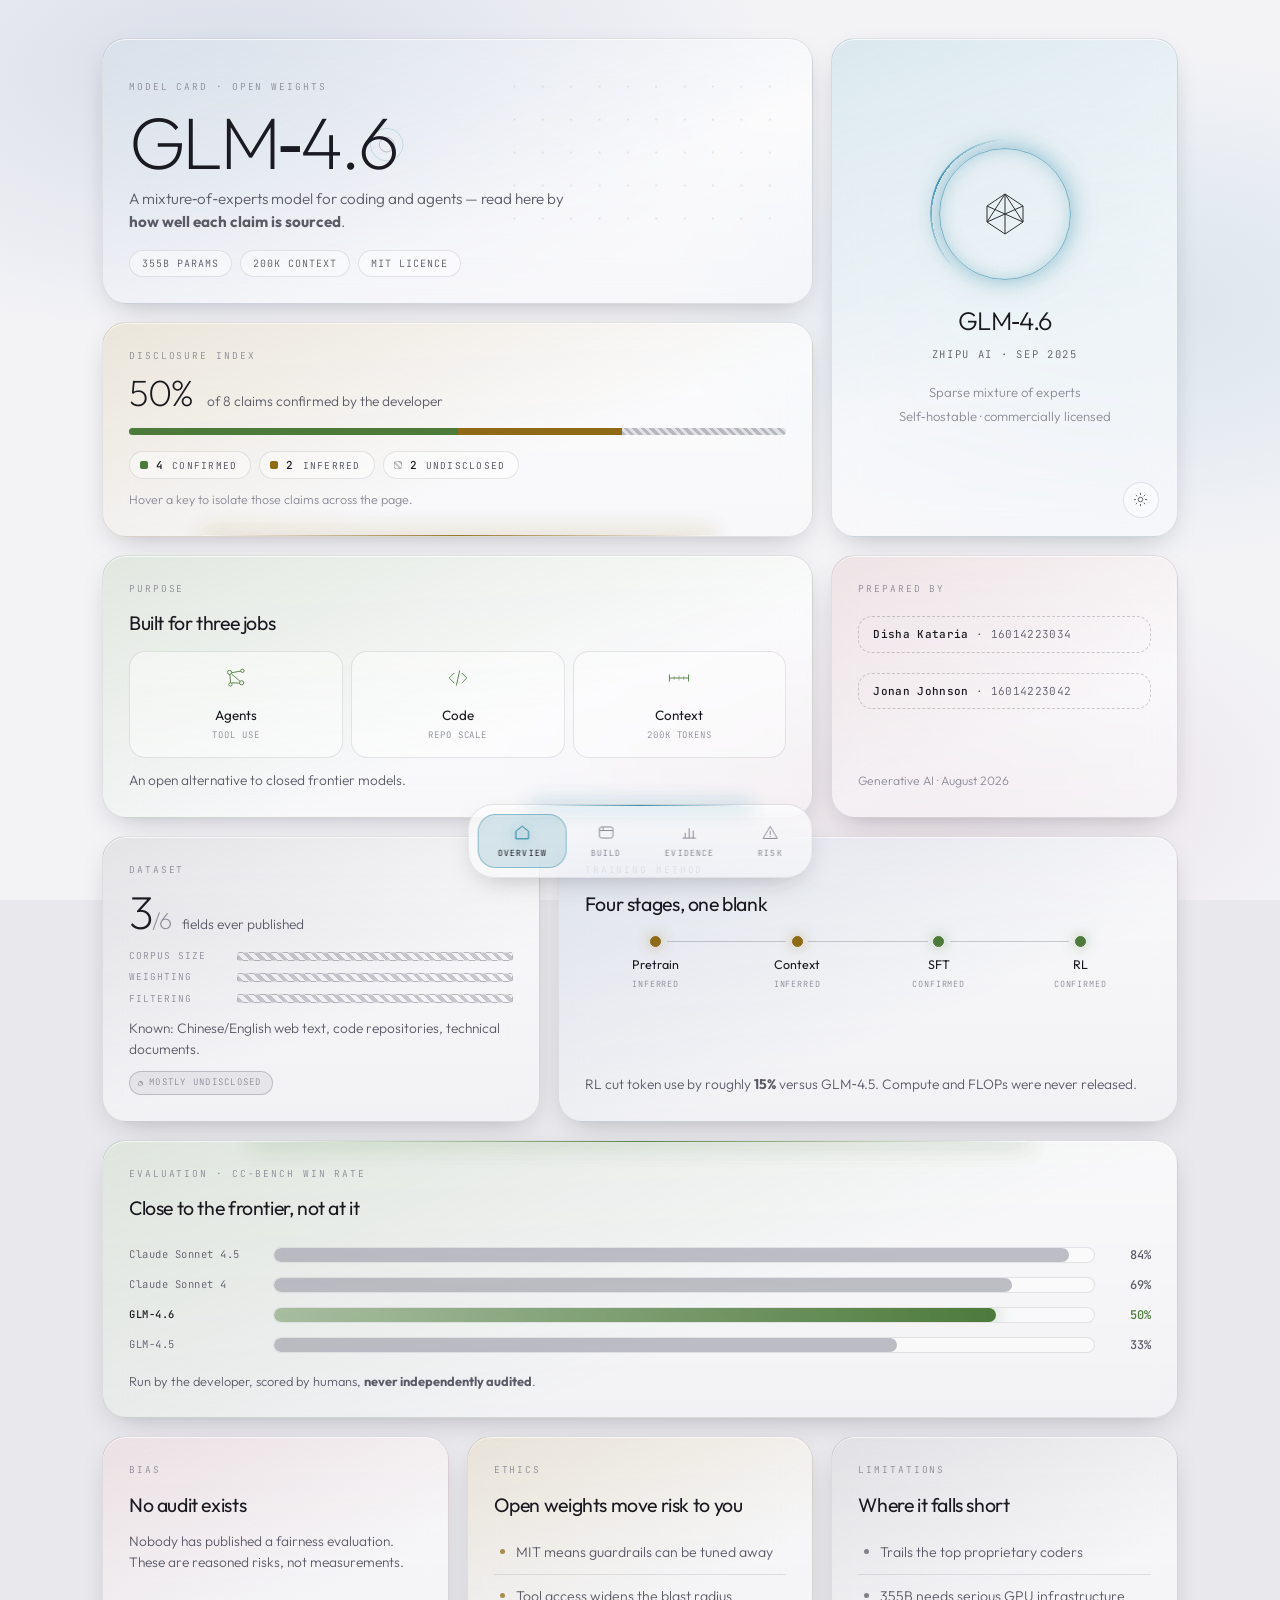
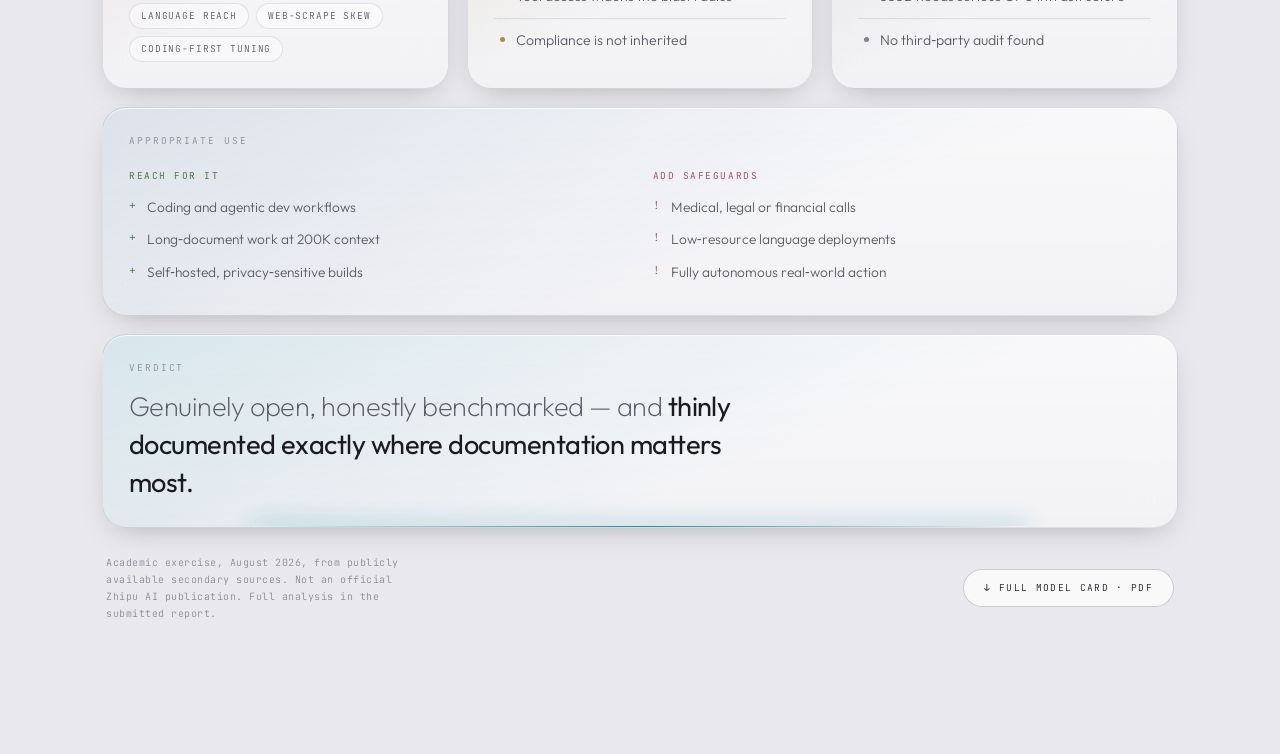
<file: index.html>
<!DOCTYPE html>
<html lang="en">
<head>
<meta charset="UTF-8">
<meta name="viewport" content="width=device-width, initial-scale=1.0">
<title>GLM-4.6 Disclosure Card</title>
<meta name="description" content="A model card for GLM-4.6 in which every claim is marked by how well it is sourced.">
<link rel="preconnect" href="https://fonts.googleapis.com">
<link rel="preconnect" href="https://fonts.gstatic.com" crossorigin>
<link href="https://fonts.googleapis.com/css2?family=Outfit:wght@200;300;400;500;600&family=JetBrains+Mono:wght@400;500;700&display=swap" rel="stylesheet">
<style>
/* ==========================================================
   TOKENS
   ========================================================== */
:root{
  /* light */
  --bg:#E9E9ED;
  --bg-2:#F4F4F7;
  --glass:rgba(255,255,255,.72);
  --glass-2:rgba(255,255,255,.42);
  --stroke:rgba(22,22,30,.10);
  --stroke-2:rgba(22,22,30,.20);
  --text:#1A1A20;
  --muted:#5B5B67;
  --faint:#8B8B97;
  --cyan:#1B7E9E;
  --sage:#4C7A3B;
  --amber:#8E6A17;
  --rose:#A25764;
  --blue:#3D6294;
  --hatch:rgba(90,90,105,.30);
  --lift:0 1px 0 rgba(255,255,255,.7) inset, 0 10px 30px -14px rgba(20,20,30,.35);
  --glow-a:.55;
  --f:'Outfit', ui-sans-serif, system-ui, sans-serif;
  --m:'JetBrains Mono', ui-monospace, Consolas, monospace;
  --r:24px;
}
@media (prefers-color-scheme: dark){
  :root:not([data-theme="light"]){
    --bg:#191A1D;
    --bg-2:#131316;
    --glass:rgba(255,255,255,.048);
    --glass-2:rgba(255,255,255,.018);
    --stroke:rgba(255,255,255,.10);
    --stroke-2:rgba(255,255,255,.22);
    --text:#F1F1F4;
    --muted:#A2A2AC;
    --faint:#6C6C78;
    --cyan:#5EC8E8;
    --sage:#8FB57C;
    --amber:#E0B25E;
    --rose:#D69AA4;
    --blue:#87A9D6;
    --hatch:rgba(180,180,196,.32);
    --lift:0 1px 0 rgba(255,255,255,.06) inset, 0 18px 42px -22px rgba(0,0,0,.85);
    --glow-a:.85;
  }
}
:root[data-theme="dark"]{
  --bg:#191A1D;
  --bg-2:#131316;
  --glass:rgba(255,255,255,.048);
  --glass-2:rgba(255,255,255,.018);
  --stroke:rgba(255,255,255,.10);
  --stroke-2:rgba(255,255,255,.22);
  --text:#F1F1F4;
  --muted:#A2A2AC;
  --faint:#6C6C78;
  --cyan:#5EC8E8;
  --sage:#8FB57C;
  --amber:#E0B25E;
  --rose:#D69AA4;
  --blue:#87A9D6;
  --hatch:rgba(180,180,196,.32);
  --lift:0 1px 0 rgba(255,255,255,.06) inset, 0 18px 42px -22px rgba(0,0,0,.85);
  --glow-a:.85;
}

*{box-sizing:border-box;}
html{scroll-behavior:smooth; -webkit-text-size-adjust:100%;}
body{
  margin:0; background:var(--bg); color:var(--text);
  font-family:var(--f); font-weight:300; font-size:16px; line-height:1.5;
  -webkit-font-smoothing:antialiased; overflow-x:hidden;
  padding-bottom:120px;
}
body::before{
  content:""; position:fixed; inset:0; z-index:0; pointer-events:none;
  background:
    radial-gradient(60% 42% at 18% 8%, color-mix(in srgb, var(--blue) 16%, transparent), transparent 70%),
    radial-gradient(52% 40% at 88% 34%, color-mix(in srgb, var(--cyan) 13%, transparent), transparent 70%),
    radial-gradient(48% 36% at 72% 88%, color-mix(in srgb, var(--rose) 12%, transparent), transparent 72%),
    var(--bg-2);
  opacity:.9;
}
h1,h2,h3{margin:0; font-weight:400; text-wrap:balance; letter-spacing:-.015em;}
p{margin:0;}
ul{margin:0; padding:0; list-style:none;}
:focus-visible{outline:2px solid var(--cyan); outline-offset:3px; border-radius:6px;}
::selection{background:color-mix(in srgb, var(--cyan) 45%, transparent);}

.shell{position:relative; z-index:1; max-width:1140px; margin-inline:auto; padding:clamp(20px,4vw,38px) clamp(16px,4vw,32px) 0;}
.mono{font-family:var(--m); font-variant-numeric:tabular-nums;}

/* ==========================================================
   TILES
   ========================================================== */
.bento{
  display:grid; grid-template-columns:repeat(12,1fr);
  gap:clamp(12px,1.5vw,18px);
  grid-auto-rows:minmax(96px,auto);
  align-items:stretch;
}
.tile{
  --t:var(--muted);
  grid-column:span var(--c,4);
  grid-row:span var(--rs,1);
  position:relative; isolation:isolate; overflow:hidden;
  border-radius:var(--r);
  border:1px solid var(--stroke);
  background:
    linear-gradient(158deg, color-mix(in srgb, var(--t) 15%, transparent), transparent 62%),
    linear-gradient(180deg, var(--glass), var(--glass-2));
  backdrop-filter:blur(18px) saturate(1.25);
  -webkit-backdrop-filter:blur(18px) saturate(1.25);
  box-shadow:var(--lift);
  padding:clamp(18px,2.2vw,26px);
  display:flex; flex-direction:column; gap:12px;
  transform-style:preserve-3d;
  transition:border-color .45s, box-shadow .45s, transform .5s cubic-bezier(.16,1,.3,1);
}
/* specular highlight that follows the pointer */
.tile::before{
  content:""; position:absolute; inset:0; z-index:-1; pointer-events:none;
  border-radius:inherit; opacity:0; transition:opacity .45s;
  background:radial-gradient(340px circle at var(--mx,50%) var(--my,50%), color-mix(in srgb, var(--t) 26%, transparent), transparent 62%);
}
.tile:hover::before{opacity:1;}
.tile:hover{border-color:var(--stroke-2); box-shadow:var(--lift), 0 0 46px -10px color-mix(in srgb, var(--t) calc(var(--glow-a) * 60%), transparent);}
/* edge streak glow */
.tile[data-streak]::after{
  content:""; position:absolute; left:14%; right:14%; height:1px; pointer-events:none;
  background:linear-gradient(90deg, transparent, var(--t), transparent);
  box-shadow:0 0 22px 2px color-mix(in srgb, var(--t) 60%, transparent);
  opacity:.9;
}
.tile[data-streak="top"]::after{top:0;}
.tile[data-streak="bottom"]::after{bottom:0;}

.t-label{font-family:var(--m); font-size:9.5px; letter-spacing:.2em; text-transform:uppercase; color:var(--faint);}
.t-title{font-size:1.22rem; font-weight:400; letter-spacing:-.02em;}
.t-sub{font-size:.86rem; color:var(--muted); font-weight:300; line-height:1.5;}
.big{font-size:clamp(2rem,4.4vw,2.9rem); font-weight:200; letter-spacing:-.04em; line-height:1;}
.push{margin-top:auto;}

/* status chips */
.chip{
  display:inline-flex; align-items:center; gap:6px; align-self:flex-start;
  font-family:var(--m); font-size:9px; letter-spacing:.14em; text-transform:uppercase;
  padding:4px 10px 4px 8px; border-radius:999px;
  border:1px solid color-mix(in srgb, var(--cc) 42%, transparent);
  background:color-mix(in srgb, var(--cc) 13%, transparent);
  color:var(--cc); white-space:nowrap;
}
.chip::before{content:""; width:5px; height:5px; border-radius:50%; background:var(--cc); flex:none;}
.chip.confirmed{--cc:var(--sage);}
.chip.inferred{--cc:var(--amber);}
.chip.undisclosed{--cc:var(--faint); border-color:var(--stroke-2);}
.chip.undisclosed::before{background:repeating-linear-gradient(45deg,var(--hatch) 0 2px,transparent 2px 4px); box-shadow:inset 0 0 0 1px var(--stroke-2);}

/* focus filter */
body[data-focus] [data-conf]{opacity:.16; transition:opacity .35s;}
body[data-focus="confirmed"] [data-conf="confirmed"],
body[data-focus="inferred"] [data-conf="inferred"],
body[data-focus="undisclosed"] [data-conf="undisclosed"]{opacity:1;}

/* ==========================================================
   HERO
   ========================================================== */
.hero{--c:8; --rs:2; --t:var(--blue); justify-content:flex-end; min-height:266px;}
#moe{position:absolute; inset:0; width:100%; height:100%; z-index:-1; opacity:.85;}
.hero h1{
  font-size:clamp(2.8rem,7.6vw,4.6rem); font-weight:200; letter-spacing:-.05em; line-height:.95;
  display:flex; flex-wrap:wrap;
}
.hero h1 .ch{display:inline-block; overflow:hidden;}
.hero h1 .ch>span{display:inline-block; transform:translateY(108%); animation:chIn 1s cubic-bezier(.16,1,.3,1) forwards; animation-delay:calc(.25s + var(--d)*.05s);}
@keyframes chIn{to{transform:none;}}
.hero .t-sub{max-width:44ch; font-size:.95rem;}
.facts{display:flex; flex-wrap:wrap; gap:8px; margin-top:4px;}
.fact{
  font-family:var(--m); font-size:10px; letter-spacing:.1em; text-transform:uppercase; color:var(--muted);
  border:1px solid var(--stroke); border-radius:999px; padding:5px 12px; background:var(--glass-2);
}

/* identity card */
.ident{--c:4; --rs:3; --t:var(--cyan); align-items:center; text-align:center; justify-content:center; gap:0; min-height:340px;}
.orb{position:relative; width:132px; height:132px; display:grid; place-items:center; margin-bottom:22px;}
.orb .ring{
  position:absolute; inset:0; border-radius:50%;
  border:1px solid color-mix(in srgb, var(--cyan) 55%, transparent);
  box-shadow:0 0 26px -2px color-mix(in srgb, var(--cyan) 55%, transparent), inset 0 0 22px -6px color-mix(in srgb, var(--cyan) 45%, transparent);
}
.orb .spin{
  position:absolute; inset:-9px; border-radius:50%;
  background:conic-gradient(from 0deg, transparent 0 62%, color-mix(in srgb, var(--cyan) 75%, transparent) 82%, transparent 100%);
  -webkit-mask:radial-gradient(farthest-side, transparent calc(100% - 2px), #000 calc(100% - 2px));
  mask:radial-gradient(farthest-side, transparent calc(100% - 2px), #000 calc(100% - 2px));
  animation:spin 9s linear infinite;
}
@keyframes spin{to{transform:rotate(360deg);}}
.orb svg{color:var(--text); opacity:.9;}
.ident h2{font-size:1.6rem; font-weight:300; letter-spacing:-.03em;}
.ident .role{font-family:var(--m); font-size:10.5px; letter-spacing:.16em; text-transform:uppercase; color:var(--muted); margin-top:7px;}
.ident .meta{margin-top:20px; display:flex; flex-direction:column; gap:5px; font-size:.82rem; color:var(--faint);}
.cog{
  position:absolute; right:18px; bottom:18px; width:36px; height:36px; border-radius:50%;
  display:grid; place-items:center; cursor:pointer;
  border:1px solid var(--stroke); background:var(--glass-2); color:var(--muted);
  transition:transform .5s cubic-bezier(.16,1,.3,1), color .3s, border-color .3s;
}
.cog:hover{transform:rotate(90deg); color:var(--text); border-color:var(--stroke-2);}

/* ==========================================================
   DISCLOSURE INDEX
   ========================================================== */
.index{--c:8; --t:var(--amber);}
.index .head{display:flex; align-items:baseline; gap:14px; flex-wrap:wrap;}
.index .head .big{font-size:clamp(1.7rem,3.4vw,2.3rem);}
.meter{display:flex; height:7px; border-radius:99px; overflow:hidden; background:color-mix(in srgb, var(--faint) 22%, transparent); margin-top:4px;}
.meter i{display:block; width:0; transition:width 1.2s cubic-bezier(.16,1,.3,1);}
.meter .m-c{background:var(--sage);}
.meter .m-i{background:var(--amber);}
.meter .m-u{background:repeating-linear-gradient(45deg,var(--hatch) 0 3px,transparent 3px 6px);}
.keys{display:flex; flex-wrap:wrap; gap:8px; margin-top:4px;}
.key{
  appearance:none; cursor:pointer; display:inline-flex; align-items:center; gap:8px;
  border:1px solid var(--stroke); background:var(--glass-2); border-radius:999px; padding:6px 13px 6px 10px;
  font-family:var(--m); font-size:9.5px; letter-spacing:.13em; text-transform:uppercase; color:var(--muted);
  transition:transform .3s cubic-bezier(.16,1,.3,1), color .3s, border-color .3s, background .3s;
}
.key:hover{transform:translateY(-2px); color:var(--text);}
.key .sw{width:8px; height:8px; border-radius:2px; flex:none; background:var(--cc);}
.key .n{color:var(--text); font-size:11px; font-weight:500;}
.key[data-k="confirmed"]{--cc:var(--sage);}
.key[data-k="inferred"]{--cc:var(--amber);}
.key[data-k="undisclosed"]{--cc:transparent;}
.key[data-k="undisclosed"] .sw{background:repeating-linear-gradient(45deg,var(--hatch) 0 2px,transparent 2px 4px); box-shadow:inset 0 0 0 1px var(--stroke-2);}
.key[aria-pressed="true"]{border-color:color-mix(in srgb, var(--cc) 55%, var(--stroke-2)); background:color-mix(in srgb, var(--cc) 14%, transparent); color:var(--text);}

/* ==========================================================
   COMPONENTS INSIDE TILES
   ========================================================== */
/* purpose trio */
.trio{display:flex; gap:8px; flex-wrap:wrap; margin-top:2px;}
.trio div{
  flex:1 1 108px; border:1px solid var(--stroke); border-radius:16px; background:var(--glass-2);
  padding:14px 12px; text-align:center; transition:transform .4s cubic-bezier(.16,1,.3,1), border-color .3s, background .3s;
}
.trio div:hover{transform:translateY(-3px); border-color:var(--stroke-2); background:color-mix(in srgb, var(--t) 12%, transparent);}
.trio svg{color:var(--t); margin-bottom:9px;}
.trio b{display:block; font-size:.84rem; font-weight:400;}
.trio span{display:block; font-family:var(--m); font-size:9px; letter-spacing:.1em; text-transform:uppercase; color:var(--faint); margin-top:4px;}

/* void bars */
.voids{display:flex; flex-direction:column; gap:7px; margin-top:2px;}
.voidrow{display:grid; grid-template-columns:96px 1fr; gap:12px; align-items:center;}
.voidrow span{font-family:var(--m); font-size:9.5px; letter-spacing:.1em; text-transform:uppercase; color:var(--faint);}
.voidrow i{
  height:9px; border-radius:3px; border:1px solid var(--stroke);
  background:repeating-linear-gradient(45deg,var(--hatch) 0 4px,transparent 4px 8px);
  transform:scaleX(0); transform-origin:left;
}
.in .voidrow i{animation:vIn .65s cubic-bezier(.16,1,.3,1) forwards; animation-delay:calc(var(--d,0)*110ms + 260ms);}
@keyframes vIn{70%{transform:scaleX(1.015);}100%{transform:scaleX(1);}}

/* pipeline dots */
.flow{display:flex; align-items:center; gap:0; margin-top:6px; flex-wrap:wrap;}
.step{flex:1 1 0; min-width:64px; text-align:center; position:relative;}
.step i{
  display:block; width:11px; height:11px; border-radius:50%; margin:0 auto 9px;
  background:var(--glass-2); border:1px solid var(--stroke-2);
  transform:scale(.4); opacity:0; transition:transform .55s cubic-bezier(.16,1,.3,1), opacity .55s, background .55s, box-shadow .55s;
}
.in .step i{transform:scale(1); opacity:1; transition-delay:calc(var(--d,0)*140ms + 200ms);}
.step[data-conf="confirmed"] i{background:var(--sage); border-color:var(--sage); box-shadow:0 0 14px -1px color-mix(in srgb, var(--sage) 70%, transparent);}
.step[data-conf="inferred"] i{background:var(--amber); border-color:var(--amber); box-shadow:0 0 14px -1px color-mix(in srgb, var(--amber) 70%, transparent);}
.step::after{content:""; position:absolute; top:5px; left:calc(50% + 11px); right:calc(-50% + 11px); height:1px; background:var(--stroke-2); transform:scaleX(0); transform-origin:left; transition:transform .5s cubic-bezier(.16,1,.3,1);}
.in .step::after{transform:scaleX(1); transition-delay:calc(var(--d,0)*140ms + 300ms);}
.step:last-child::after{display:none;}
.step b{display:block; font-size:.78rem; font-weight:400;}
.step em{display:block; font-style:normal; font-family:var(--m); font-size:8.5px; letter-spacing:.1em; text-transform:uppercase; color:var(--faint); margin-top:3px;}

/* benchmark */
.brow{display:grid; grid-template-columns:132px 1fr 44px; gap:12px; align-items:center; padding:6px 0;}
.brow .nm{font-family:var(--m); font-size:10.5px; letter-spacing:.05em; color:var(--muted); white-space:nowrap; overflow:hidden; text-overflow:ellipsis;}
.brow.self .nm{color:var(--text); font-weight:500;}
.track{height:16px; border-radius:99px; background:var(--glass-2); border:1px solid var(--stroke); overflow:hidden;}
.fill{height:100%; width:0; border-radius:99px; background:color-mix(in srgb, var(--faint) 55%, transparent); transition:width 1.2s cubic-bezier(.16,1,.3,1); transition-delay:calc(var(--d,0)*120ms + 180ms);}
.brow.self .fill{background:linear-gradient(90deg, color-mix(in srgb, var(--sage) 45%, transparent), var(--sage)); box-shadow:0 0 20px -2px color-mix(in srgb, var(--sage) 75%, transparent);}
.brow .pc{font-family:var(--m); font-size:12px; font-weight:500; text-align:right; color:var(--muted);}
.brow.self .pc{color:var(--sage);}
@media (max-width:520px){ .brow{grid-template-columns:1fr 44px; grid-template-areas:"n n" "t p";} .brow .nm{grid-area:n;} .track{grid-area:t;} .brow .pc{grid-area:p;} }

/* tag row */
.tags{display:flex; flex-wrap:wrap; gap:7px;}
.tag{
  font-family:var(--m); font-size:9.5px; letter-spacing:.09em; text-transform:uppercase; color:var(--muted);
  border:1px solid var(--stroke); border-radius:999px; padding:5px 11px; background:var(--glass-2);
  transition:color .3s, border-color .3s, transform .3s;
}
.tag:hover{color:var(--text); border-color:var(--stroke-2); transform:translateY(-2px);}

/* short lists */
.lines{display:flex; flex-direction:column; gap:0;}
.lines li{
  font-size:.88rem; color:var(--muted); padding:11px 0 11px 22px; position:relative;
  border-bottom:1px solid var(--stroke); transition:color .3s, padding-left .35s cubic-bezier(.16,1,.3,1);
}
.lines li:last-child{border-bottom:0;}
.lines li:hover{color:var(--text); padding-left:28px;}
.lines li::before{content:""; position:absolute; left:6px; top:18px; width:5px; height:5px; border-radius:50%; background:var(--t); opacity:.75;}

/* split */
.split{display:grid; grid-template-columns:1fr 1fr; gap:clamp(14px,2vw,26px);}
@media (max-width:560px){ .split{grid-template-columns:1fr;} }
.split h3{font-family:var(--m); font-size:9.5px; letter-spacing:.16em; text-transform:uppercase; margin-bottom:8px;}
.split .go h3{color:var(--sage);} .split .no h3{color:var(--rose);}
.split li{font-size:.86rem; color:var(--muted); padding:6px 0 6px 18px; position:relative; transition:color .3s;}
.split li:hover{color:var(--text);}
.split li::before{position:absolute; left:0; top:6px; font-family:var(--m); font-size:11px;}
.split .go li::before{content:"+"; color:var(--sage);}
.split .no li::before{content:"!"; color:var(--rose);}

/* authors */
.who{--c:4; --t:var(--rose);}
.author{
  display:block; font-family:var(--m); font-size:11px; color:var(--muted); letter-spacing:.03em;
  border:1px dashed var(--stroke-2); border-radius:14px; padding:9px 14px; margin-top:8px;
  transition:border-color .3s, color .3s, background .3s;
}
.author:hover,.author:focus{border-style:solid; color:var(--text); background:var(--glass-2);}
.author b{color:var(--text); font-weight:500;}

/* verdict */
.verdict{--c:12; --t:var(--cyan);}
.verdict p{font-size:clamp(1.15rem,2.5vw,1.7rem); font-weight:200; letter-spacing:-.02em; line-height:1.4; max-width:34ch;}
.verdict p b{font-weight:400; color:var(--text);}
.verdict p{color:var(--muted);}

footer{
  display:flex; flex-wrap:wrap; align-items:center; gap:16px; padding:26px 4px 12px;
  font-family:var(--m); font-size:10px; letter-spacing:.05em; color:var(--faint); line-height:1.7;
}
footer p{max-width:56ch;}
.pdf{
  margin-left:auto; cursor:pointer; border:1px solid var(--stroke-2); background:var(--glass);
  color:var(--text); border-radius:999px; padding:10px 20px;
  display:inline-block; text-decoration:none; white-space:nowrap;
  font-family:var(--m); font-size:9.5px; letter-spacing:.14em; text-transform:uppercase;
  transition:transform .35s cubic-bezier(.16,1,.3,1), background .3s;
}
.pdf:hover{transform:translateY(-2px); background:color-mix(in srgb, var(--cyan) 16%, transparent);}

/* ==========================================================
   DOCK
   ========================================================== */
.dock{
  position:fixed; left:50%; bottom:22px; transform:translateX(-50%); z-index:80;
  display:flex; align-items:center; gap:4px; padding:9px;
  border-radius:26px; border:1px solid var(--stroke);
  background:linear-gradient(180deg, var(--glass), var(--glass-2));
  backdrop-filter:blur(22px) saturate(1.4); -webkit-backdrop-filter:blur(22px) saturate(1.4);
  box-shadow:var(--lift);
  animation:dockIn .9s cubic-bezier(.16,1,.3,1) .7s both;
  max-width:calc(100vw - 24px);
}
@keyframes dockIn{from{opacity:0; transform:translate(-50%,26px);} to{opacity:1; transform:translateX(-50%);}}
.dock::after{
  content:""; position:absolute; left:18%; right:18%; top:0; height:1px;
  background:linear-gradient(90deg,transparent,var(--cyan),transparent);
  box-shadow:0 0 20px 2px color-mix(in srgb, var(--cyan) 55%, transparent); opacity:.85;
}
.dock .ind{
  position:absolute; top:9px; bottom:9px; left:0; width:0; border-radius:18px; z-index:0;
  background:color-mix(in srgb, var(--cyan) 16%, transparent);
  border:1px solid color-mix(in srgb, var(--cyan) 40%, transparent);
  transition:transform .6s cubic-bezier(.16,1,.3,1), width .6s cubic-bezier(.16,1,.3,1);
}
.dock button{
  position:relative; z-index:1; appearance:none; background:none; border:0; cursor:pointer;
  display:flex; flex-direction:column; align-items:center; gap:5px;
  padding:9px clamp(10px,2.4vw,20px); color:var(--faint); border-radius:18px;
  font-family:var(--m); font-size:8.5px; letter-spacing:.13em; text-transform:uppercase;
  transition:color .35s, transform .35s cubic-bezier(.16,1,.3,1);
}
.dock button:hover{color:var(--muted); transform:translateY(-2px);}
.dock button.on{color:var(--text);}
.dock button.on svg{filter:drop-shadow(0 0 7px color-mix(in srgb, var(--cyan) 85%, transparent)); color:var(--cyan);}
.dock svg{transition:color .35s, filter .35s;}
@media (max-width:420px){ .dock button span{display:none;} .dock button{padding:11px 14px;} }

/* ==========================================================
   REVEAL
   ========================================================== */
.tile{opacity:0; transform:translateY(22px) scale(.985); filter:blur(8px);}
.tile.in{
  opacity:1; transform:none; filter:none;
  transition:opacity .8s cubic-bezier(.16,1,.3,1), transform .8s cubic-bezier(.16,1,.3,1), filter .8s cubic-bezier(.16,1,.3,1),
             border-color .45s, box-shadow .45s;
  transition-delay:calc(var(--i,0)*80ms);
}

/* ==========================================================
   RESPONSIVE
   ========================================================== */
@media (max-width:900px){
  .tile{--c:6 !important;}
  .hero{--c:12 !important; --rs:1 !important;}
  .ident{--c:12 !important; --rs:1 !important; min-height:auto;}
  .index,.verdict,.wide{--c:12 !important;}
}
@media (max-width:600px){
  .tile{--c:12 !important;}
  body{padding-bottom:110px;}
}

@media (prefers-reduced-motion: reduce){
  html{scroll-behavior:auto;}
  *,*::before,*::after{animation:none !important; transition-duration:.001ms !important;}
  .tile{opacity:1 !important; transform:none !important; filter:none !important;}
  .hero h1 .ch>span{transform:none !important;}
  .voidrow i,.step i{transform:none !important; opacity:1 !important;}
  .step::after{transform:scaleX(1) !important;}
  #moe{display:none;}
}

@media print{
  :root{--bg:#fff; --bg-2:#fff; --glass:#fff; --glass-2:#fff; --stroke:#d8d8dc; --stroke-2:#aaa; --text:#000; --muted:#333; --faint:#666;}
  body{background:#fff; padding:0;} body::before{display:none;}
  .dock,#moe,.pdf,.cog{display:none !important;}
  .tile{opacity:1 !important; transform:none !important; filter:none !important; backdrop-filter:none !important; box-shadow:none !important; break-inside:avoid;}
  .tile[data-streak]::after{display:none;}
}
</style>
</head>
<body>

<div class="shell">
  <div class="bento" id="bento">

    <!-- ============ OVERVIEW ============ -->
    <section class="tile hero" id="overview" style="--i:0">
      <canvas id="moe" aria-hidden="true"></canvas>
      <span class="t-label">Model card &middot; Open weights</span>
      <h1 id="title" aria-label="GLM-4.6"></h1>
      <p class="t-sub">A mixture&#8209;of&#8209;experts model for coding and agents &mdash; read here by <b>how well each claim is sourced</b>.</p>
      <div class="facts">
        <span class="fact">355B params</span>
        <span class="fact">200K context</span>
        <span class="fact">MIT licence</span>
      </div>
    </section>

    <aside class="tile ident" style="--i:1">
      <div class="orb">
        <div class="spin"></div><div class="ring"></div>
        <svg width="52" height="52" viewBox="0 0 52 52" fill="none" stroke="currentColor" stroke-width="1" stroke-linejoin="round">
          <path d="M26 6 44 18v16L26 46 8 34V18L26 6Z"/><path d="M26 6v40M8 18l36 16M44 18 8 34"/><path d="M26 6 8 34M26 6l18 28"/>
        </svg>
      </div>
      <h2>GLM&#8209;4.6</h2>
      <div class="role">Zhipu AI &middot; Sep 2025</div>
      <div class="meta">
        <span>Sparse mixture of experts</span>
        <span>Self&#8209;hostable &middot; commercially licensed</span>
      </div>
      <button class="cog" id="themeBtn" aria-label="Switch colour theme">
        <svg width="17" height="17" viewBox="0 0 24 24" fill="none" stroke="currentColor" stroke-width="1.3"><circle cx="12" cy="12" r="3.2"/><path d="M12 2.6v3M12 18.4v3M21.4 12h-3M5.6 12h-3M18.6 5.4l-2.1 2.1M7.5 16.5l-2.1 2.1M18.6 18.6l-2.1-2.1M7.5 7.5 5.4 5.4"/></svg>
      </button>
    </aside>

    <section class="tile index wide" data-streak="bottom" style="--i:2">
      <span class="t-label">Disclosure index</span>
      <div class="head">
        <span class="big" id="pct">0%</span>
        <span class="t-sub" id="idxSub">of claims confirmed by the developer</span>
      </div>
      <div class="meter" id="meter" role="img" aria-label="Share of claims confirmed, inferred and undisclosed">
        <i class="m-c"></i><i class="m-i"></i><i class="m-u"></i>
      </div>
      <div class="keys">
        <button class="key" data-k="confirmed" aria-pressed="false"><span class="sw"></span><span class="n" data-n="confirmed">0</span> Confirmed</button>
        <button class="key" data-k="inferred" aria-pressed="false"><span class="sw"></span><span class="n" data-n="inferred">0</span> Inferred</button>
        <button class="key" data-k="undisclosed" aria-pressed="false"><span class="sw"></span><span class="n" data-n="undisclosed">0</span> Undisclosed</button>
      </div>
      <p class="t-sub push" style="font-size:.78rem; color:var(--faint);">Hover a key to isolate those claims across the page.</p>
    </section>

    <section class="tile" data-conf="confirmed" style="--c:8; --t:var(--sage); --i:3">
      <span class="t-label">Purpose</span>
      <h2 class="t-title">Built for three jobs</h2>
      <div class="trio">
        <div>
          <svg width="24" height="24" viewBox="0 0 30 30" fill="none" stroke="currentColor" stroke-width="1.1"><circle cx="7" cy="8" r="2.6"/><circle cx="23" cy="6" r="2.1"/><circle cx="22" cy="21" r="2.6"/><circle cx="8" cy="23" r="2.1"/><path d="M9.6 8.4 20.9 6.4M9.4 10 20 19M9.9 21 19.4 21.4M8.3 20.9 7.3 10.6"/></svg>
          <b>Agents</b><span>Tool use</span>
        </div>
        <div>
          <svg width="24" height="24" viewBox="0 0 30 30" fill="none" stroke="currentColor" stroke-width="1.1" stroke-linecap="round" stroke-linejoin="round"><path d="M10 9 4 15l6 6M20 9l6 6-6 6M17 6l-4 18"/></svg>
          <b>Code</b><span>Repo scale</span>
        </div>
        <div>
          <svg width="24" height="24" viewBox="0 0 30 30" fill="none" stroke="currentColor" stroke-width="1.1" stroke-linecap="round"><path d="M3 15h24M3 11v8M27 11v8"/><path d="M9 13v4M15 12.5v5M21 13v4" opacity=".5"/></svg>
          <b>Context</b><span>200K tokens</span>
        </div>
      </div>
      <p class="t-sub push">An open alternative to closed frontier models.</p>
    </section>

    <section class="tile who" style="--i:4">
      <span class="t-label">Prepared by</span>
      <span class="author"><b>Disha Kataria</b> &middot; 16014223034</span>
      <span class="author"><b>Jonan Johnson</b> &middot; 16014223042</span>
      <p class="t-sub push" style="font-size:.76rem; color:var(--faint);">Generative AI &middot; August 2026</p>
    </section>

    <!-- ============ BUILD ============ -->
    <section class="tile" id="build" data-conf="undisclosed" style="--c:5; --i:5">
      <span class="t-label">Dataset</span>
      <div class="head" style="display:flex; align-items:baseline; gap:12px;">
        <span class="big">3<span style="font-size:.5em; color:var(--faint);">/6</span></span>
        <span class="t-sub">fields ever published</span>
      </div>
      <div class="voids">
        <div class="voidrow" style="--d:0"><span>Corpus size</span><i></i></div>
        <div class="voidrow" style="--d:1"><span>Weighting</span><i></i></div>
        <div class="voidrow" style="--d:2"><span>Filtering</span><i></i></div>
      </div>
      <p class="t-sub push">Known: Chinese/English web text, code repositories, technical documents.</p>
      <span class="chip undisclosed">Mostly undisclosed</span>
    </section>

    <section class="tile" style="--c:7; --t:var(--blue); --i:6">
      <span class="t-label">Training method</span>
      <h2 class="t-title">Four stages, one blank</h2>
      <div class="flow">
        <div class="step" data-conf="inferred" style="--d:0"><i></i><b>Pretrain</b><em>Inferred</em></div>
        <div class="step" data-conf="inferred" style="--d:1"><i></i><b>Context</b><em>Inferred</em></div>
        <div class="step" data-conf="confirmed" style="--d:2"><i></i><b>SFT</b><em>Confirmed</em></div>
        <div class="step" data-conf="confirmed" style="--d:3"><i></i><b>RL</b><em>Confirmed</em></div>
      </div>
      <p class="t-sub push">RL cut token use by roughly <b>15%</b> versus GLM&#8209;4.5. Compute and FLOPs were never released.</p>
    </section>

    <!-- ============ EVIDENCE ============ -->
    <section class="tile wide" id="evidence" data-conf="confirmed" data-streak="top" style="--c:12; --t:var(--sage); --i:7">
      <span class="t-label">Evaluation &middot; CC&#8209;Bench win rate</span>
      <h2 class="t-title">Close to the frontier, not at it</h2>
      <div style="margin-top:6px;">
        <div class="brow" style="--d:0"><span class="nm">Claude Sonnet 4.5</span><div class="track"><div class="fill" data-pct="97"></div></div><span class="pc" data-val="97">0%</span></div>
        <div class="brow" style="--d:1"><span class="nm">Claude Sonnet 4</span><div class="track"><div class="fill" data-pct="90"></div></div><span class="pc" data-val="90">0%</span></div>
        <div class="brow self" style="--d:2"><span class="nm">GLM&#8209;4.6</span><div class="track"><div class="fill" data-pct="88"></div></div><span class="pc" data-val="88">0%</span></div>
        <div class="brow" style="--d:3"><span class="nm">GLM&#8209;4.5</span><div class="track"><div class="fill" data-pct="76"></div></div><span class="pc" data-val="76">0%</span></div>
      </div>
      <p class="t-sub push" style="font-size:.8rem;">Run by the developer, scored by humans, <b>never independently audited</b>.</p>
    </section>

    <!-- ============ RISK ============ -->
    <section class="tile" id="risk" data-conf="undisclosed" style="--c:4; --t:var(--rose); --i:8">
      <span class="t-label">Bias</span>
      <h2 class="t-title">No audit exists</h2>
      <p class="t-sub">Nobody has published a fairness evaluation. These are reasoned risks, not measurements.</p>
      <div class="tags push">
        <span class="tag">Language reach</span>
        <span class="tag">Web&#8209;scrape skew</span>
        <span class="tag">Coding&#8209;first tuning</span>
      </div>
    </section>

    <section class="tile" style="--c:4; --t:var(--amber); --i:9">
      <span class="t-label">Ethics</span>
      <h2 class="t-title">Open weights move risk to you</h2>
      <ul class="lines push">
        <li>MIT means guardrails can be tuned away</li>
        <li>Tool access widens the blast radius</li>
        <li>Compliance is not inherited</li>
      </ul>
    </section>

    <section class="tile" style="--c:4; --t:var(--muted); --i:10">
      <span class="t-label">Limitations</span>
      <h2 class="t-title">Where it falls short</h2>
      <ul class="lines push">
        <li>Trails the top proprietary coders</li>
        <li>355B needs serious GPU infrastructure</li>
        <li>No third&#8209;party audit found</li>
      </ul>
    </section>

    <section class="tile wide" style="--c:12; --t:var(--blue); --i:11">
      <span class="t-label">Appropriate use</span>
      <div class="split" style="margin-top:8px;">
        <div class="go">
          <h3>Reach for it</h3>
          <ul>
            <li>Coding and agentic dev workflows</li>
            <li>Long&#8209;document work at 200K context</li>
            <li>Self&#8209;hosted, privacy&#8209;sensitive builds</li>
          </ul>
        </div>
        <div class="no">
          <h3>Add safeguards</h3>
          <ul>
            <li>Medical, legal or financial calls</li>
            <li>Low&#8209;resource language deployments</li>
            <li>Fully autonomous real&#8209;world action</li>
          </ul>
        </div>
      </div>
    </section>

    <section class="tile verdict" data-streak="bottom" style="--i:12">
      <span class="t-label">Verdict</span>
      <p>Genuinely open, honestly benchmarked &mdash; and <b>thinly documented exactly where documentation matters most.</b></p>
    </section>

  </div>

  <footer>
    <p>Academic exercise, August 2026, from publicly available secondary sources. Not an official Zhipu&nbsp;AI publication. Full analysis in the submitted report.</p>
    <a class="pdf" id="pdfBtn" href="GLM-4.6-Model-Card.pdf" target="_blank" rel="noopener">&darr; Full model card &middot; PDF</a>
  </footer>
</div>

<nav class="dock" id="dock" aria-label="Sections">
  <div class="ind" id="ind"></div>
  <button data-go="overview" class="on"><svg width="19" height="19" viewBox="0 0 24 24" fill="none" stroke="currentColor" stroke-width="1.25" stroke-linejoin="round"><path d="M4 10.5 12 4l8 6.5V20H4v-9.5Z"/></svg><span>Overview</span></button>
  <button data-go="build"><svg width="19" height="19" viewBox="0 0 24 24" fill="none" stroke="currentColor" stroke-width="1.25" stroke-linejoin="round"><rect x="3.5" y="5" width="17" height="14" rx="2.5"/><path d="M3.5 9.5h17M8 5v4.5"/></svg><span>Build</span></button>
  <button data-go="evidence"><svg width="19" height="19" viewBox="0 0 24 24" fill="none" stroke="currentColor" stroke-width="1.25" stroke-linecap="round"><path d="M4 19h16"/><path d="M7 19v-6M12 19V7M17 19v-9"/></svg><span>Evidence</span></button>
  <button data-go="risk"><svg width="19" height="19" viewBox="0 0 24 24" fill="none" stroke="currentColor" stroke-width="1.25" stroke-linecap="round" stroke-linejoin="round"><path d="M12 4.5 21 19.5H3L12 4.5Z"/><path d="M12 10.5v4M12 17.2v.2"/></svg><span>Risk</span></button>
</nav>

<script>
(function(){
  "use strict";

  /* ============================================================
     PDF LINK — served straight from the GitHub repo, so the button
     works from the published page, from a local file, and from a
     shared link alike. Push GLM-4.6-Model-Card.pdf to main first.
     Swap to the bare filename ('GLM-4.6-Model-Card.pdf') if you'd
     rather it resolve next to index.html instead.
     ============================================================ */
  var PDF_HREF = 'https://raw.githubusercontent.com/disha802/GLM-model-card/main/GLM-4.6-Model-Card.pdf';

  (function(){
    var a = document.getElementById('pdfBtn');
    if (!a) return;
    a.href = PDF_HREF;
    // Same-folder copy: hand it straight to the browser's downloader.
    // Hosted copy: plain navigation — cross-origin links ignore `download` anyway.
    if (!/^https?:/i.test(PDF_HREF)) a.setAttribute('download', 'GLM-4.6-Model-Card.pdf');
  })();

  var reduce = matchMedia('(prefers-reduced-motion: reduce)').matches;
  var fine = matchMedia('(hover:hover) and (pointer:fine)').matches;

  /* ---------- title ---------- */
  (function(){
    var el = document.getElementById('title');
    'GLM‑4.6'.split('').forEach(function(c, i){
      var w = document.createElement('span'); w.className = 'ch';
      var s = document.createElement('span'); s.textContent = c; s.style.setProperty('--d', i);
      w.appendChild(s); el.appendChild(w);
    });
  })();

  /* ---------- theme ---------- */
  (function(){
    var root = document.documentElement, stored = null;
    try { stored = localStorage.getItem('glm-theme'); } catch(e){}
    if (stored) root.setAttribute('data-theme', stored);
    document.getElementById('themeBtn').addEventListener('click', function(){
      var cur = root.getAttribute('data-theme') ||
        (matchMedia('(prefers-color-scheme: dark)').matches ? 'dark' : 'light');
      var next = cur === 'dark' ? 'light' : 'dark';
      root.setAttribute('data-theme', next);
      try { localStorage.setItem('glm-theme', next); } catch(e){}
    });
  })();

  /* ---------- reveal + instruments ---------- */
  var io = new IntersectionObserver(function(es){
    es.forEach(function(e){
      if (!e.isIntersecting) return;
      e.target.classList.add('in');
      io.unobserve(e.target);
      if (e.target.id === 'evidence') bench();
      if (e.target.classList.contains('index')) meter();
    });
  }, {threshold:.2, rootMargin:'0px 0px -6% 0px'});
  document.querySelectorAll('.tile').forEach(function(t){ io.observe(t); });

  function bench(){
    document.querySelectorAll('.fill').forEach(function(f){ f.style.width = f.dataset.pct + '%'; });
    document.querySelectorAll('.pc').forEach(function(p, i){
      var target = +p.dataset.val;
      if (reduce){ p.textContent = target + '%'; return; }
      setTimeout(function(){
        var t0 = null;
        (function step(ts){
          if (t0 === null) t0 = ts;
          var k = Math.min(1, (ts - t0) / 1150), e = 1 - Math.pow(1 - k, 3);
          p.textContent = Math.round(target * e) + '%';
          if (k < 1) requestAnimationFrame(step);
        })(performance.now());
      }, i * 120 + 180);
    });
  }

  var counts = {confirmed:0, inferred:0, undisclosed:0};
  function meter(){
    document.querySelectorAll('[data-conf]').forEach(function(el){
      if (counts.hasOwnProperty(el.dataset.conf)) counts[el.dataset.conf]++;
    });
    var total = counts.confirmed + counts.inferred + counts.undisclosed || 1;
    var m = document.getElementById('meter');
    m.querySelector('.m-c').style.width = counts.confirmed / total * 100 + '%';
    m.querySelector('.m-i').style.width = counts.inferred / total * 100 + '%';
    m.querySelector('.m-u').style.width = counts.undisclosed / total * 100 + '%';
    document.querySelectorAll('[data-n]').forEach(function(n){ n.textContent = counts[n.dataset.n]; });
    document.getElementById('idxSub').textContent = 'of ' + total + ' claims confirmed by the developer';
    var pctEl = document.getElementById('pct'), target = Math.round(counts.confirmed / total * 100);
    if (reduce){ pctEl.textContent = target + '%'; return; }
    var t0 = null;
    (function step(ts){
      if (t0 === null) t0 = ts;
      var k = Math.min(1, (ts - t0) / 1100), e = 1 - Math.pow(1 - k, 3);
      pctEl.textContent = Math.round(target * e) + '%';
      if (k < 1) requestAnimationFrame(step);
    })(performance.now());
  }

  /* ---------- confidence filter ---------- */
  (function(){
    var keys = [].slice.call(document.querySelectorAll('.key')), locked = null;
    function apply(v){ v ? document.body.setAttribute('data-focus', v) : document.body.removeAttribute('data-focus'); }
    keys.forEach(function(k){
      k.addEventListener('mouseenter', function(){ if (!locked) apply(k.dataset.k); });
      k.addEventListener('mouseleave', function(){ if (!locked) apply(null); });
      k.addEventListener('click', function(){
        locked = locked === k.dataset.k ? null : k.dataset.k;
        keys.forEach(function(o){ o.setAttribute('aria-pressed', String(o.dataset.k === locked)); });
        apply(locked);
      });
    });
    addEventListener('keydown', function(e){
      if (e.key === 'Escape' && locked){ locked = null; keys.forEach(function(o){ o.setAttribute('aria-pressed','false'); }); apply(null); }
    });
  })();

  /* ---------- glass tilt + specular ---------- */
  if (fine && !reduce){
    document.querySelectorAll('.tile').forEach(function(t){
      t.addEventListener('pointermove', function(e){
        var r = t.getBoundingClientRect();
        var x = (e.clientX - r.left) / r.width, y = (e.clientY - r.top) / r.height;
        t.style.setProperty('--mx', x * 100 + '%');
        t.style.setProperty('--my', y * 100 + '%');
        t.style.transform = 'perspective(900px) rotateX(' + ((0.5 - y) * 3.2).toFixed(2) + 'deg) rotateY(' + ((x - 0.5) * 3.2).toFixed(2) + 'deg) translateY(-2px)';
      });
      t.addEventListener('pointerleave', function(){ t.style.transform = ''; });
    });
  }

  /* ---------- dock ---------- */
  (function(){
    var dock = document.getElementById('dock'), ind = document.getElementById('ind');
    var btns = [].slice.call(dock.querySelectorAll('button'));
    var anchors = btns.map(function(b){ return document.getElementById(b.dataset.go); });

    function move(b){
      ind.style.width = b.offsetWidth + 'px';
      ind.style.transform = 'translateX(' + b.offsetLeft + 'px)';
    }
    function setActive(i){
      btns.forEach(function(b, j){ b.classList.toggle('on', j === i); });
      move(btns[i]);
    }
    btns.forEach(function(b, i){
      b.addEventListener('click', function(){
        setActive(i);
        anchors[i].scrollIntoView({behavior: reduce ? 'auto' : 'smooth', block:'start'});
      });
    });

    var cur = 0;
    function onScroll(){
      var mid = scrollY + innerHeight * 0.42, next = 0;
      anchors.forEach(function(a, i){ if (a.offsetTop <= mid) next = i; });
      if (next !== cur){ cur = next; setActive(next); }
    }
    var t = false;
    addEventListener('scroll', function(){
      if (!t){ t = true; requestAnimationFrame(function(){ onScroll(); t = false; }); }
    }, {passive:true});
    addEventListener('resize', function(){ move(btns[cur]); });
    addEventListener('load', function(){ move(btns[0]); });
    setTimeout(function(){ move(btns[0]); }, 60);

    addEventListener('keydown', function(e){
      var el = e.target;
      if (el && (el.isContentEditable || /INPUT|TEXTAREA|SELECT/.test(el.tagName))) return;
      if (e.metaKey || e.ctrlKey || e.altKey) return;
      if (e.key === 'ArrowRight' || e.key === 'ArrowDown'){
        e.preventDefault(); btns[Math.min(btns.length - 1, cur + 1)].click();
      } else if (e.key === 'ArrowLeft' || e.key === 'ArrowUp'){
        e.preventDefault();
        if (cur <= 0) scrollTo({top:0, behavior: reduce ? 'auto' : 'smooth'});
        else btns[cur - 1].click();
      }
    });
  })();

  /* ---------- hero: sparse expert routing ---------- */
  (function(){
    var cv = document.getElementById('moe');
    if (!cv || reduce){ if (cv) cv.style.display = 'none'; return; }
    var ctx = cv.getContext('2d'), W = 0, H = 0, dpr = Math.min(2, devicePixelRatio || 1);
    var experts = [], tokens = [], beams = [], visible = true, C = {};
    var COLS = 10, ROWS = 5;

    function readColors(){
      var s = getComputedStyle(document.documentElement);
      C.hot = s.getPropertyValue('--cyan').trim();
      C.dim = s.getPropertyValue('--faint').trim();
    }
    function rgba(hex, a){
      hex = (hex || '#888').replace('#','');
      if (hex.length === 3) hex = hex.split('').map(function(c){ return c + c; }).join('');
      var n = parseInt(hex, 16);
      return 'rgba(' + ((n>>16)&255) + ',' + ((n>>8)&255) + ',' + (n&255) + ',' + a + ')';
    }
    function layout(){
      var r = cv.getBoundingClientRect();
      W = r.width; H = r.height;
      cv.width = W * dpr | 0; cv.height = H * dpr | 0;
      ctx.setTransform(dpr, 0, 0, dpr, 0, 0);
      experts = [];
      var gx = W * .58, gw = W * .36, gy = H * .18, gh = H * .5;
      for (var y = 0; y < ROWS; y++)
        for (var x = 0; x < COLS; x++)
          experts.push({x: gx + x / (COLS - 1) * gw, y: gy + y / (ROWS - 1) * gh, heat: 0});
    }
    var acc = 0, last = 0, ph = 0;
    function frame(ts){
      requestAnimationFrame(frame);
      if (!visible || !W) return;
      var dt = last ? Math.min(64, ts - last) : 16; last = ts; ph += dt / 1000;
      ctx.clearRect(0, 0, W, H);
      var RX = W * .40, RY = H * .40;
      if ((acc += dt) > 1000){ acc = 0; tokens.push({x:-20, y: RY + (Math.random() - .5) * H * .3, v: 1 + Math.random()}); }

      for (var i = 0; i < experts.length; i++){
        var e = experts[i]; e.heat *= .962;
        var s = 2 + e.heat * 3;
        if (e.heat > .05){
          ctx.fillStyle = rgba(C.hot, .08 + e.heat * .3);
          ctx.beginPath(); ctx.arc(e.x, e.y, s * 3.4, 0, 6.284); ctx.fill();
          ctx.fillStyle = rgba(C.hot, .3 + e.heat * .6);
        } else ctx.fillStyle = rgba(C.dim, .2);
        ctx.fillRect(e.x - s/2, e.y - s/2, s, s);
      }
      for (var b = beams.length - 1; b >= 0; b--){
        var m = beams[b]; m.life -= dt / 850;
        if (m.life <= 0){ beams.splice(b, 1); continue; }
        ctx.strokeStyle = rgba(C.hot, m.life * .3); ctx.lineWidth = .9;
        ctx.beginPath(); ctx.moveTo(RX, RY);
        ctx.quadraticCurveTo((RX + m.e.x)/2, RY + (m.e.y - RY) * .15, m.e.x, m.e.y); ctx.stroke();
      }
      var rr = 6 + Math.sin(ph * 2.1) * 1.4;
      ctx.strokeStyle = rgba(C.dim, .55); ctx.lineWidth = 1;
      ctx.beginPath(); ctx.arc(RX, RY, rr, 0, 6.284); ctx.stroke();
      ctx.strokeStyle = rgba(C.hot, .22);
      ctx.beginPath(); ctx.arc(RX, RY, rr + 6 + Math.sin(ph * 2.1) * 3, 0, 6.284); ctx.stroke();

      for (var t = tokens.length - 1; t >= 0; t--){
        var tk = tokens[t];
        tk.x += tk.v * dt / 16; tk.y += (RY - tk.y) * .012;
        if (tk.x >= RX){
          var n = 2 + (Math.random() * 2 | 0);
          for (var k = 0; k < n; k++){
            var ex = experts[Math.random() * experts.length | 0];
            ex.heat = 1; beams.push({e: ex, life: 1});
          }
          tokens.splice(t, 1); continue;
        }
        ctx.fillStyle = rgba(C.dim, .45); ctx.fillRect(tk.x - 2, tk.y - 2, 4, 4);
        ctx.strokeStyle = rgba(C.dim, .12); ctx.lineWidth = 1;
        ctx.beginPath(); ctx.moveTo(tk.x - 30, tk.y); ctx.lineTo(tk.x - 4, tk.y); ctx.stroke();
      }
    }
    readColors(); layout();
    addEventListener('resize', layout);
    new MutationObserver(readColors).observe(document.documentElement, {attributes:true, attributeFilter:['data-theme']});
    matchMedia('(prefers-color-scheme: dark)').addEventListener('change', readColors);
    new IntersectionObserver(function(en){ visible = en[0].isIntersecting; }, {threshold:0}).observe(cv);
    requestAnimationFrame(frame);
  })();

})();
</script>
</body>
</html>
</file>
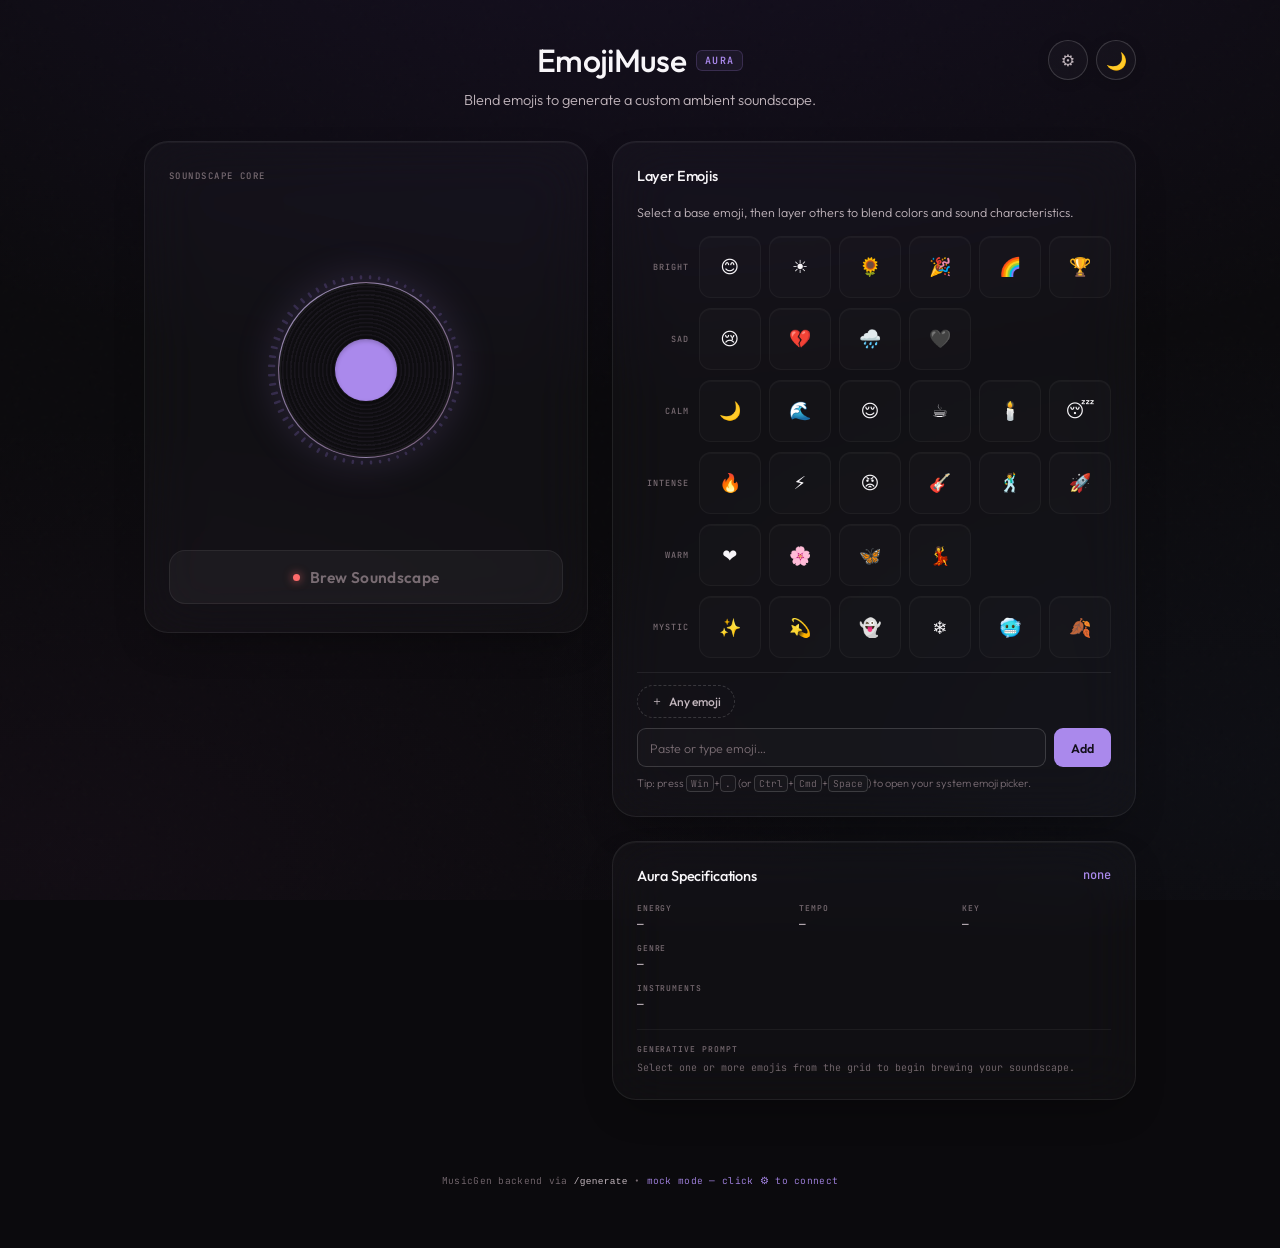
<file: Emoji.html>
<!DOCTYPE html>
<html lang="en">

<head>
  <meta charset="UTF-8">
  <meta name="viewport" content="width=device-width, initial-scale=1.0">
  <title>EmojiMuse — Aura Soundscape</title>
  <meta name="description"
    content="Blend emoji vibes to generate original AI-synthesized music. Experience a shifting pastel soundscape.">

  <link rel="preconnect" href="https://fonts.googleapis.com">
  <link rel="preconnect" href="https://fonts.gstatic.com" crossorigin>
  <link
    href="https://fonts.googleapis.com/css2?family=Outfit:wght@300;400;500;600;700&family=JetBrains+Mono:wght@400;500;600&display=swap"
    rel="stylesheet">

  <link rel="stylesheet" href="styles.css">
</head>

<body>

  <div class="room" aria-hidden="true"></div>

  <main class="app-container">

    <!-- ================= HEADER ================= -->
    <header class="header">
      <div class="header__top">
        <h1 class="header__title">EmojiMuse<span class="header__badge">Aura</span></h1>
        <div class="header__actions">
          <button class="icon-btn" id="settingsBtn" type="button" aria-label="Backend settings"
                  title="Connect the MusicGen backend">⚙</button>
          <button class="theme-toggle" id="themeToggle" aria-label="Toggle light/dark mode" title="Toggle theme">
            <span class="theme-toggle__icon theme-toggle__icon--moon">🌙</span>
            <span class="theme-toggle__icon theme-toggle__icon--sun">☀️</span>
          </button>
        </div>
      </div>
      <p class="header__sub">Blend emojis to generate a custom ambient soundscape.</p>
    </header>

    <!-- ================= MAIN LAYOUT ================= -->
    <div class="dashboard">

      <!-- LEFT PANEL: AURA ORB & PLAYER -->
      <section class="panel panel--visualizer" aria-label="Aura Soundscape Core">
        <div class="glass-card visualizer-card">

          <div class="card-header">
            <span class="receiver__model">Soundscape Core</span>
          </div>

          <!-- The Glowing Aura Orb / Vinyl Center -->
          <div class="orb-container">
            <!-- Canvas for radial waveform visualizer -->
            <canvas class="visualizer-canvas" id="visualizer" width="320" height="320"></canvas>

            <div class="aura-orb" id="auraOrb">
              <!-- Central emoji display (when not playing/idle) -->
              <span class="orb-emoji" id="dEmoji"></span>

              <!-- Rotating Vinyl record (visible when tape is ready/playing) -->
              <div class="vinyl-disc" id="vinylDisc" hidden>
                <div class="vinyl-grooves"></div>
                <div class="vinyl-label" id="vinylLabel">
                  <span class="vinyl-emoji" id="vinylEmoji"></span>
                </div>
              </div>
            </div>
          </div>

          <!-- Sleek Brew Trigger Button -->
          <button class="brew-btn" id="generateBtn" type="button">
            <span class="brew-btn__glow"></span>
            <span class="brew-btn__dot"></span>
            <span id="generateLabel">Brew Soundscape</span>
          </button>

        </div>
      </section>

      <!-- RIGHT PANEL: EMOJI PALETTE & SPEC READOUTS -->
      <section class="panel panel--controls" aria-label="Controls and Specifications">

        <!-- Emoji Blend Tray -->
        <div class="glass-card palette-card">
          <div class="card-header">
            <h2 class="panel-title">Layer Emojis</h2>
            <button class="clear-btn" id="clearBtn" type="button" hidden>clear mix</button>
          </div>
          <p class="panel-hint">Select a base emoji, then layer others to blend colors and sound characteristics.</p>
          <div class="emoji-grid" id="trayChips">
            <!-- Rows injected by JS, one per mood family -->
          </div>

          <!-- Free-form emoji entry: anything not in the curated table is
               still sent to the backend, which gives it a neutral profile. -->
          <div class="emoji-add">
            <button class="emoji-add__btn" id="addEmojiBtn" type="button"
                    aria-expanded="false" aria-controls="addEmojiPanel">
              <span aria-hidden="true">＋</span> Any emoji
            </button>

            <div class="emoji-add__panel" id="addEmojiPanel" hidden>
              <input class="emoji-add__input" id="addEmojiInput" type="text"
                     autocomplete="off" spellcheck="false" maxlength="40"
                     placeholder="Paste or type emoji…" aria-label="Emoji to add">
              <button class="emoji-add__go" id="addEmojiGo" type="button">Add</button>
            </div>
            <p class="emoji-add__hint" id="addEmojiHint">
              Tip: press <kbd>Win</kbd>+<kbd>.</kbd> (or <kbd>Ctrl</kbd>+<kbd>Cmd</kbd>+<kbd>Space</kbd>)
              to open your system emoji picker.
            </p>
          </div>
        </div>

        <!-- Music Specifications Readout -->
        <div class="glass-card specs-card">
          <div class="card-header">
            <h2 class="panel-title">Aura Specifications</h2>
            <span class="specs-mood-val" id="dMood">joyful</span>
          </div>

          <dl class="specs-grid">
            <div class="specs-cell">
              <dt>energy</dt>
              <dd id="dEnergy">high</dd>
            </div>
            <div class="specs-cell">
              <dt>tempo</dt>
              <dd id="dTempo">110–128 BPM</dd>
            </div>
            <div class="specs-cell">
              <dt>key</dt>
              <dd id="dKey">major</dd>
            </div>
            <div class="specs-cell specs-cell--full">
              <dt>genre</dt>
              <dd id="dGenre">acoustic pop</dd>
            </div>
            <div class="specs-cell specs-cell--full">
              <dt>instruments</dt>
              <dd id="dInstruments">piano, acoustic guitar</dd>
            </div>
          </dl>

          <div class="prompt-box">
            <span class="prompt-label">Generative Prompt</span>
            <p class="prompt-text" id="dPrompt"></p>
          </div>
        </div>

        <!-- Vinyl Sleeve Player Deck -->
        <div class="glass-card player-deck" id="playerDeck" hidden>
          <div class="card-header">
            <h2 class="panel-title">Aura Player</h2>
            <span class="deck-status" id="deckStatus">empty</span>
          </div>

          <div class="sleeve-card" id="sleeveCard">
            <div class="sleeve-label">
              <div class="sleeve-meta">
                <span class="sleeve-title" id="tapeTitle">joyful soundscape</span>
                <span class="sleeve-sub" id="tapeMeta">AURA MIX · 110–128 BPM</span>
              </div>
              <div class="sleeve-actions">
                <button class="dl-btn" id="tapeDownload" type="button"
                        aria-label="Download track as WAV" title="Download WAV" hidden>⭳</button>
                <button class="play-btn" id="tapePlay" type="button" aria-label="Play track">▶</button>
              </div>
            </div>

            <div class="player-progress">
              <span class="player-time" id="tapeCounter">0:00</span>
              <div class="progress-bar">
                <div class="progress-fill" id="progressFill"></div>
              </div>
            </div>
          </div>
        </div>

      </section>

    </div>

    <!-- ================= BACKEND SETTINGS ================= -->
    <dialog class="rig" id="rigDialog" aria-labelledby="rigTitle">
      <form method="dialog" class="rig__form" id="rigForm">
        <div class="rig__head">
          <h2 class="rig__title" id="rigTitle">Connect the backend</h2>
          <button class="rig__close" id="rigClose" type="button" aria-label="Close">✕</button>
        </div>

        <p class="rig__hint">
          Run the Colab notebook, copy the <code>https://….trycloudflare.com</code> URL it prints,
          and paste it here. The URL changes every time Colab reconnects.
        </p>

        <label class="rig__label" for="rigUrl">Backend URL</label>
        <input class="rig__input" id="rigUrl" type="url" inputmode="url" autocomplete="off"
               spellcheck="false" placeholder="https://container-bytes-comparisons-freeze.trycloudflare.com">

        <div class="rig__row">
          <label class="rig__label" for="rigDuration">Clip length</label>
          <select class="rig__select" id="rigDuration">
            <option value="5">5 seconds</option>
            <option value="10" selected>10 seconds</option>
            <option value="15">15 seconds</option>
            <option value="20">20 seconds</option>
            <option value="30">30 seconds (max)</option>
          </select>
        </div>

        <p class="rig__status" id="rigStatus" data-state="idle">Not connected — running in mock mode.</p>

        <div class="rig__actions">
          <button class="rig__btn rig__btn--ghost" id="rigTest" type="button">Test connection</button>
          <button class="rig__btn rig__btn--ghost" id="rigForget" type="button">Disconnect</button>
          <button class="rig__btn rig__btn--primary" id="rigSave" type="button">Save</button>
        </div>
      </form>
    </dialog>

    <audio id="resultAudio" preload="none"></audio>
    <p class="error-note" id="resultNote"></p>

    <footer class="colophon">
      <p>MusicGen backend via <code>/generate</code> &bull; <span id="apiState">backend not connected</span></p>
    </footer>

  </main>

  <script src="script.js"></script>
</body>
</file>
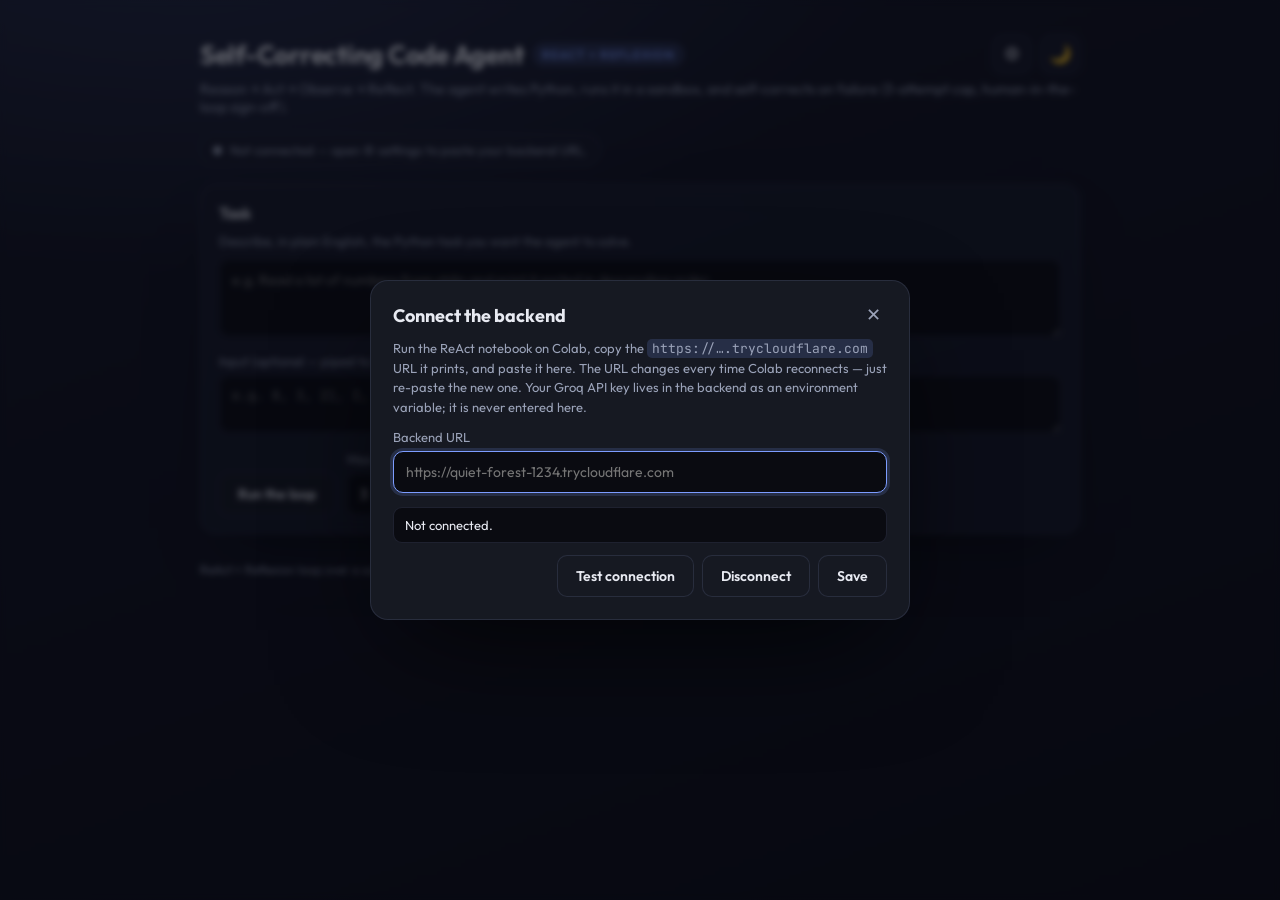
<file: ReActAgent.html>
<!DOCTYPE html>
<html lang="en">

<head>
  <meta charset="UTF-8">
  <meta name="viewport" content="width=device-width, initial-scale=1.0">
  <title>Self-Correcting Code Agent — ReAct + Reflexion</title>
  <meta name="description"
    content="A ReAct + Reflexion loop that writes, runs, and self-corrects Python code. Connect a Colab backend and watch the loop think.">

  <link rel="preconnect" href="https://fonts.googleapis.com">
  <link rel="preconnect" href="https://fonts.gstatic.com" crossorigin>
  <link
    href="https://fonts.googleapis.com/css2?family=Outfit:wght@300;400;500;600;700&family=JetBrains+Mono:wght@400;500;600&display=swap"
    rel="stylesheet">

  <style>
    /* ============================================================
       ReAct + Reflexion — standalone front-end.
       Single self-contained file: open it directly in a browser,
       then paste your Colab backend URL in the ⚙ settings dialog.
       Styled to match the EmojiMuse "Aura" front-end.
       ============================================================ */
    :root {
      --bg: #0e0f17;
      --bg-grad-a: #151726;
      --bg-grad-b: #0b0c14;
      --panel: rgba(26, 29, 44, 0.72);
      --panel-solid: #161922;
      --border: rgba(120, 132, 180, 0.18);
      --text: #e8eaf2;
      --muted: #9aa2b8;
      --accent: #7c9cff;
      --accent-soft: rgba(124, 156, 255, 0.16);
      --success: #49d08b;
      --failure: #f06860;
      --warn: #f0b858;
      --code-bg: #0a0b11;
      --font-sans: "Outfit", -apple-system, "Segoe UI", Roboto, Helvetica, Arial, sans-serif;
      --font-mono: "JetBrains Mono", "SFMono-Regular", Consolas, "Liberation Mono", Menlo, monospace;
      --radius: 16px;
      --shadow: 0 24px 60px -30px rgba(0, 0, 0, 0.8);
    }

    html[data-theme="light"] {
      --bg: #eef0f8;
      --bg-grad-a: #ffffff;
      --bg-grad-b: #e4e8f6;
      --panel: rgba(255, 255, 255, 0.82);
      --panel-solid: #ffffff;
      --border: rgba(80, 95, 150, 0.18);
      --text: #1c2030;
      --muted: #5a627a;
      --accent: #4766e0;
      --accent-soft: rgba(71, 102, 224, 0.12);
      --code-bg: #f4f6fc;
      --shadow: 0 24px 60px -34px rgba(40, 50, 90, 0.4);
    }

    * { box-sizing: border-box; }

    body {
      margin: 0;
      min-height: 100vh;
      background:
        radial-gradient(1200px 600px at 15% -10%, var(--accent-soft), transparent 60%),
        linear-gradient(160deg, var(--bg-grad-a), var(--bg-grad-b));
      color: var(--text);
      font-family: var(--font-sans);
      -webkit-font-smoothing: antialiased;
    }

    main {
      max-width: 920px;
      margin: 0 auto;
      padding: 34px 20px 90px;
    }

    /* ---------- header ---------- */
    .header__top {
      display: flex;
      align-items: center;
      justify-content: space-between;
      gap: 12px;
    }

    .header__title {
      margin: 0;
      font-size: 26px;
      font-weight: 700;
      letter-spacing: -0.01em;
      display: flex;
      align-items: center;
      gap: 10px;
    }

    .header__badge {
      font-size: 12px;
      font-weight: 600;
      text-transform: uppercase;
      letter-spacing: 0.08em;
      color: var(--accent);
      background: var(--accent-soft);
      border: 1px solid var(--border);
      padding: 3px 8px;
      border-radius: 999px;
    }

    .header__sub {
      margin: 6px 0 0;
      color: var(--muted);
      font-size: 14px;
    }

    .header__actions { display: flex; gap: 8px; }

    .icon-btn {
      width: 40px;
      height: 40px;
      border-radius: 12px;
      border: 1px solid var(--border);
      background: var(--panel);
      color: var(--text);
      font-size: 18px;
      cursor: pointer;
      transition: transform 0.12s ease, background 0.2s ease;
    }
    .icon-btn:hover { transform: translateY(-1px); background: var(--accent-soft); }

    /* ---------- connection pill ---------- */
    .conn {
      display: inline-flex;
      align-items: center;
      gap: 8px;
      margin-top: 18px;
      padding: 7px 12px;
      border-radius: 999px;
      border: 1px solid var(--border);
      background: var(--panel);
      font-size: 13px;
      color: var(--muted);
    }
    .conn__dot {
      width: 9px; height: 9px; border-radius: 50%;
      background: var(--muted);
      box-shadow: 0 0 0 0 transparent;
    }
    .conn[data-state="ok"] .conn__dot { background: var(--success); box-shadow: 0 0 10px var(--success); }
    .conn[data-state="error"] .conn__dot { background: var(--failure); }
    .conn[data-state="busy"] .conn__dot { background: var(--warn); }
    .conn[data-state="ok"] { color: var(--text); }

    /* ---------- cards ---------- */
    .glass-card {
      background: var(--panel);
      border: 1px solid var(--border);
      border-radius: var(--radius);
      padding: 18px;
      margin-top: 18px;
      backdrop-filter: blur(14px);
      box-shadow: var(--shadow);
    }

    .card-header {
      display: flex;
      align-items: center;
      justify-content: space-between;
      gap: 10px;
      margin-bottom: 10px;
    }
    .panel-title { margin: 0; font-size: 16px; font-weight: 600; }
    .panel-hint { margin: 0 0 10px; color: var(--muted); font-size: 13px; }

    label.field-label {
      display: block;
      font-size: 13px;
      color: var(--muted);
      margin: 0 0 6px;
    }

    textarea, input[type="url"], input[type="number"], select {
      width: 100%;
      background: var(--code-bg);
      color: var(--text);
      border: 1px solid var(--border);
      border-radius: 10px;
      padding: 11px 12px;
      font-family: var(--font-sans);
      font-size: 14px;
      resize: vertical;
    }
    textarea.mono { font-family: var(--font-mono); font-size: 13px; }
    textarea:focus, input:focus, select:focus {
      outline: none;
      border-color: var(--accent);
      box-shadow: 0 0 0 3px var(--accent-soft);
    }

    .row {
      display: flex;
      gap: 12px;
      align-items: flex-end;
      flex-wrap: wrap;
    }
    .row > .grow { flex: 1 1 160px; }

    /* ---------- buttons ---------- */
    button.btn {
      cursor: pointer;
      border: 1px solid var(--border);
      border-radius: 10px;
      padding: 11px 18px;
      font-size: 14px;
      font-weight: 600;
      font-family: var(--font-sans);
      background: var(--panel-solid);
      color: var(--text);
      transition: transform 0.12s ease, opacity 0.2s ease, background 0.2s;
    }
    button.btn:hover:not(:disabled) { transform: translateY(-1px); }
    button.btn:disabled { opacity: 0.45; cursor: default; }
    .btn--primary { background: var(--accent); border-color: transparent; color: #0b0e1a; }
    .btn--success { background: var(--success); border-color: transparent; color: #062915; }
    .btn--danger { background: var(--failure); border-color: transparent; color: #2a0906; }
    .btn--ghost { background: transparent; }

    .advanced-toggle {
      background: none; border: none; color: var(--accent);
      cursor: pointer; font-size: 13px; font-family: var(--font-sans);
      padding: 0; margin-top: 10px; text-decoration: underline;
    }

    /* ---------- trajectory ---------- */
    .trajectory { display: flex; flex-direction: column; gap: 14px; }

    .attempt-card {
      background: var(--panel);
      border: 1px solid var(--border);
      border-left: 4px solid var(--muted);
      border-radius: var(--radius);
      padding: 16px;
      box-shadow: var(--shadow);
    }
    .attempt-card.success { border-left-color: var(--success); }
    .attempt-card.failure { border-left-color: var(--failure); }

    .attempt-card h3 {
      margin: 0 0 4px;
      font-size: 15px;
      display: flex; align-items: center; gap: 8px;
    }
    .tag {
      font-size: 11px; font-weight: 600; text-transform: uppercase;
      letter-spacing: 0.05em; padding: 2px 8px; border-radius: 999px;
      border: 1px solid var(--border);
    }
    .tag--ok { color: var(--success); border-color: var(--success); }
    .tag--fail { color: var(--failure); border-color: var(--failure); }

    .thought, .reflection {
      white-space: pre-wrap;
      font-size: 14px;
      line-height: 1.5;
      margin: 4px 0 0;
    }
    .reflection { color: var(--accent); }

    .block-label {
      font-size: 11px;
      text-transform: uppercase;
      letter-spacing: 0.05em;
      color: var(--muted);
      margin: 12px 0 5px;
    }
    .block-label.reflection-label { color: var(--accent); }

    pre {
      background: var(--code-bg);
      border: 1px solid var(--border);
      border-radius: 10px;
      padding: 12px;
      overflow-x: auto;
      font-family: var(--font-mono);
      font-size: 13px;
      line-height: 1.5;
      white-space: pre-wrap;
      word-break: break-word;
      margin: 0;
    }

    /* ---------- confirm panel ---------- */
    .confirm-panel {
      margin-top: 16px;
      background: var(--panel);
      border: 1px solid var(--border);
      border-radius: var(--radius);
      padding: 16px;
      display: flex;
      align-items: center;
      gap: 12px;
      flex-wrap: wrap;
      box-shadow: var(--shadow);
    }
    .confirm-panel p { margin: 0; flex: 1 1 240px; font-size: 14px; }

    .status {
      margin: 16px 0 0;
      font-weight: 600;
      font-size: 14px;
    }
    .status-succeeded { color: var(--success); }
    .status-stopped { color: var(--failure); }
    .status-pending { color: var(--warn); }

    .hidden { display: none !important; }

    /* ---------- settings dialog ---------- */
    dialog.rig {
      border: 1px solid var(--border);
      border-radius: 18px;
      background: var(--panel-solid);
      color: var(--text);
      padding: 0;
      width: min(540px, 92vw);
      box-shadow: 0 40px 120px -30px rgba(0,0,0,0.8);
    }
    dialog.rig::backdrop { background: rgba(6, 8, 16, 0.6); backdrop-filter: blur(3px); }
    .rig__form { padding: 22px; display: flex; flex-direction: column; gap: 12px; }
    .rig__head { display: flex; align-items: center; justify-content: space-between; }
    .rig__title { margin: 0; font-size: 18px; }
    .rig__close {
      border: none; background: none; color: var(--muted);
      font-size: 18px; cursor: pointer;
    }
    .rig__hint { margin: 0; color: var(--muted); font-size: 13px; line-height: 1.5; }
    .rig__hint code { background: var(--accent-soft); padding: 1px 5px; border-radius: 5px; font-family: var(--font-mono); }
    .rig__status {
      margin: 2px 0 0; font-size: 13px; padding: 9px 11px;
      border-radius: 9px; border: 1px solid var(--border); background: var(--code-bg);
    }
    .rig__status[data-state="ok"] { color: var(--success); border-color: var(--success); }
    .rig__status[data-state="error"] { color: var(--failure); border-color: var(--failure); }
    .rig__status[data-state="busy"] { color: var(--warn); }
    .rig__actions { display: flex; gap: 8px; justify-content: flex-end; flex-wrap: wrap; }
  </style>
</head>

<body>
  <main>

    <!-- ================= HEADER ================= -->
    <header class="header">
      <div class="header__top">
        <h1 class="header__title">Self-Correcting Code Agent<span class="header__badge">ReAct + Reflexion</span></h1>
        <div class="header__actions">
          <button class="icon-btn" id="settingsBtn" type="button" aria-label="Backend settings"
                  title="Connect the Colab backend">⚙</button>
          <button class="icon-btn" id="themeToggle" type="button" aria-label="Toggle theme" title="Toggle theme">🌙</button>
        </div>
      </div>
      <p class="header__sub">Reason → Act → Observe → Reflect. The agent writes Python, runs it in a sandbox, and self-corrects on failure (3-attempt cap, human-in-the-loop sign-off).</p>

      <span class="conn" id="connPill" data-state="idle">
        <span class="conn__dot"></span>
        <span id="connText">Not connected — open ⚙ settings to paste your backend URL.</span>
      </span>
    </header>

    <!-- ================= TASK INPUT ================= -->
    <section class="glass-card">
      <div class="card-header">
        <h2 class="panel-title">Task</h2>
      </div>
      <p class="panel-hint">Describe, in plain English, the Python task you want the agent to solve.</p>
      <textarea id="taskInput" rows="3"
        placeholder="e.g. Read a list of numbers from stdin and print it sorted in descending order."></textarea>

      <label class="field-label" for="inputData" style="margin-top:12px;">
        Input <span style="font-weight:400;">(optional — piped to the script's stdin, so the agent uses your exact data instead of inventing its own)</span>
      </label>
      <textarea id="inputData" class="mono" rows="2" placeholder="e.g. 8, 3, 21, 3, 1, 14, 5"></textarea>

      <div class="row" style="margin-top:14px;">
        <button class="btn btn--primary" id="runBtn" type="button">Run the loop</button>
        <div style="flex:0 0 130px;">
          <label class="field-label" for="maxIter">Max attempts</label>
          <input type="number" id="maxIter" min="1" max="6" value="3">
        </div>
      </div>

      <p class="status" id="statusLine" hidden></p>
    </section>

    <!-- ================= INPUT USED (echo of what was actually sent) ================= -->
    <section id="inputEcho" class="glass-card hidden">
      <div class="block-label">Input used</div>
      <pre id="inputEchoText"></pre>
    </section>

    <!-- ================= TRAJECTORY ================= -->
    <section id="trajectory" class="trajectory"></section>

    <!-- ================= CONFIRM (human-in-the-loop y/n) ================= -->
    <section id="confirmPanel" class="confirm-panel hidden">
      <p>Code ran without error. Does the output correctly solve the task?</p>
      <button class="btn btn--success" id="confirmBtn" type="button">✓ Yes, it solves it</button>
      <button class="btn btn--danger" id="rejectBtn" type="button">✗ No, try again</button>
    </section>

    <!-- ================= SETTINGS DIALOG ================= -->
    <dialog class="rig" id="rigDialog" aria-labelledby="rigTitle">
      <form method="dialog" class="rig__form">
        <div class="rig__head">
          <h2 class="rig__title" id="rigTitle">Connect the backend</h2>
          <button class="rig__close" id="rigClose" type="button" aria-label="Close">✕</button>
        </div>

        <p class="rig__hint">
          Run the ReAct notebook on Colab, copy the <code>https://….trycloudflare.com</code> URL it prints,
          and paste it here. The URL changes every time Colab reconnects — just re-paste the new one.
          Your Groq API key lives in the backend as an environment variable; it is never entered here.
        </p>

        <div>
          <label class="field-label" for="rigUrl">Backend URL</label>
          <input id="rigUrl" type="url" inputmode="url" autocomplete="off" spellcheck="false"
                 placeholder="https://quiet-forest-1234.trycloudflare.com">
        </div>

        <p class="rig__status" id="rigStatus" data-state="idle">Not connected.</p>

        <div class="rig__actions">
          <button class="btn btn--ghost" id="rigTest" type="button">Test connection</button>
          <button class="btn btn--ghost" id="rigForget" type="button">Disconnect</button>
          <button class="btn btn--primary" id="rigSave" type="button">Save</button>
        </div>
      </form>
    </dialog>

    <footer style="margin-top:28px; color:var(--muted); font-size:12px;">
      ReAct + Reflexion loop over a subprocess sandbox · endpoints <code>/api/run</code>, <code>/api/confirm</code>, <code>/health</code>
    </footer>
  </main>

  <script>
  (() => {
    "use strict";

    /* The system prompt is fixed on the backend and deliberately NOT editable
       here. The front-end sends the task, the attempt budget, and optional
       input data (piped to the generated script's stdin on the backend). */

    /* ---------------- backend URL config ---------------- */
    const API_STORAGE_KEY = "reactAgent-apiBase";
    const THEME_STORAGE_KEY = "reactAgent-theme";

    function ls(get, key, val) {
      try { return get ? localStorage.getItem(key) : localStorage.setItem(key, val); }
      catch (_) { return null; }
    }
    function lsRemove(key) { try { localStorage.removeItem(key); } catch (_) {} }

    function resolveApiBase() {
      const fromQuery = new URLSearchParams(location.search).get("api");
      if (fromQuery) { ls(false, API_STORAGE_KEY, fromQuery); return fromQuery; }
      return ls(true, API_STORAGE_KEY) || "";
    }

    let API_BASE = String(resolveApiBase() || "").replace(/\/+$/, "");

    /* ---------------- element refs ---------------- */
    const $ = (id) => document.getElementById(id);
    const taskInput = $("taskInput");
    const inputData = $("inputData");
    const inputEcho = $("inputEcho");
    const inputEchoText = $("inputEchoText");
    const maxIter = $("maxIter");
    const runBtn = $("runBtn");
    const statusLine = $("statusLine");
    const trajectoryEl = $("trajectory");
    const confirmPanel = $("confirmPanel");
    const confirmBtn = $("confirmBtn");
    const rejectBtn = $("rejectBtn");
    const connPill = $("connPill");
    const connText = $("connText");

    let sessionId = null;

    /* ---------------- connection pill ---------------- */
    function setConn(text, state) {
      connText.textContent = text;
      connPill.dataset.state = state || "idle";
    }
    function refreshConn() {
      if (API_BASE) setConn("Connected to " + API_BASE, "ok");
      else setConn("Not connected — open ⚙ settings to paste your backend URL.", "idle");
    }
    refreshConn();

    function setBusy(busy) {
      runBtn.disabled = busy;
      confirmBtn.disabled = busy;
      rejectBtn.disabled = busy;
    }

    function setStatus(text, state) {
      statusLine.hidden = !text;
      statusLine.textContent = text || "";
      statusLine.className = "status" + (state ? " status-" + state : "");
    }

    /* ---------------- render one trajectory attempt ---------------- */
    function renderEntry(entry) {
      const card = document.createElement("div");
      card.className = "attempt-card " + (entry.success ? "success" : "failure");

      const h = document.createElement("h3");
      h.textContent = "Attempt " + entry.attempt;
      const tag = document.createElement("span");
      tag.className = "tag " + (entry.success ? "tag--ok" : "tag--fail");
      tag.textContent = entry.success ? "ran ok" : "failed";
      h.appendChild(tag);
      card.appendChild(h);

      const thought = document.createElement("p");
      thought.className = "thought";
      thought.textContent = entry.thought || "";
      card.appendChild(thought);

      if (entry.code) {
        card.appendChild(mkLabel("Action — code"));
        const pre = document.createElement("pre");
        pre.textContent = entry.code;
        card.appendChild(pre);
      }

      card.appendChild(mkLabel("Observation — run output / errors"));
      const obs = document.createElement("pre");
      obs.textContent = entry.observation || "";
      card.appendChild(obs);

      if (entry.reflection) {
        card.appendChild(mkLabel("Reflection", true));
        const refl = document.createElement("p");
        refl.className = "reflection";
        refl.textContent = entry.reflection;
        card.appendChild(refl);
      }
      return card;
    }
    function mkLabel(text, isRefl) {
      const d = document.createElement("div");
      d.className = "block-label" + (isRefl ? " reflection-label" : "");
      d.textContent = text;
      return d;
    }

    function renderTrajectory(traj) {
      trajectoryEl.innerHTML = "";
      (traj || []).forEach((e) => trajectoryEl.appendChild(renderEntry(e)));
    }

    function applyState(state) {
      sessionId = state.session_id;
      setStatus(state.status_text, state.status);
      renderTrajectory(state.trajectory);
      confirmPanel.classList.toggle("hidden", state.status !== "awaiting_confirmation");
      if (state.input_data) {
        inputEchoText.textContent = state.input_data;
        inputEcho.classList.remove("hidden");
      } else {
        inputEcho.classList.add("hidden");
      }
    }

    /* ---------------- NDJSON streaming POST ---------------- */
    async function streamPost(path, body, onUpdate) {
      const res = await fetch(API_BASE + path, {
        method: "POST",
        headers: { "Content-Type": "application/json" },
        body: JSON.stringify(body),
      });
      if (!res.ok || !res.body) {
        const err = await res.json().catch(() => ({ error: res.statusText }));
        throw new Error(err.error || ("Request failed (" + res.status + ")"));
      }
      const reader = res.body.getReader();
      const decoder = new TextDecoder();
      let buffer = "";
      while (true) {
        const { done, value } = await reader.read();
        if (done) break;
        buffer += decoder.decode(value, { stream: true });
        let idx;
        while ((idx = buffer.indexOf("\n")) >= 0) {
          const line = buffer.slice(0, idx).trim();
          buffer = buffer.slice(idx + 1);
          if (line) onUpdate(JSON.parse(line));
        }
      }
      const tail = buffer.trim();
      if (tail) onUpdate(JSON.parse(tail));
    }

    /* ---------------- run ---------------- */
    runBtn.addEventListener("click", async () => {
      const task = taskInput.value.trim();
      if (!task) { setStatus("Enter a task first.", "stopped"); return; }
      if (!API_BASE) {
        setStatus("No backend connected. Open ⚙ settings and paste your Colab URL.", "stopped");
        openDialog();
        return;
      }
      setBusy(true);
      setStatus("Running…", "pending");
      trajectoryEl.innerHTML = "";
      confirmPanel.classList.add("hidden");
      inputEcho.classList.add("hidden");
      try {
        await streamPost("/api/run", {
          task,
          max_iterations: Number(maxIter.value) || 3,
          input_data: inputData.value.trim(),
        }, applyState);
      } catch (e) {
        setStatus("Error: " + e.message + " — is the Colab server cell still running?", "stopped");
      } finally {
        setBusy(false);
      }
    });

    async function sendConfirm(accepted) {
      if (!sessionId) return;
      setBusy(true);
      try {
        await streamPost("/api/confirm", { session_id: sessionId, accepted }, applyState);
      } catch (e) {
        setStatus("Error: " + e.message, "stopped");
      } finally {
        setBusy(false);
      }
    }
    confirmBtn.addEventListener("click", () => sendConfirm(true));
    rejectBtn.addEventListener("click", () => sendConfirm(false));

    /* ---------------- settings dialog ---------------- */
    const dlg = $("rigDialog");
    const urlEl = $("rigUrl");
    const rigStatus = $("rigStatus");

    const setRig = (text, state) => { rigStatus.textContent = text; rigStatus.dataset.state = state || "idle"; };

    function openDialog() {
      urlEl.value = API_BASE;
      setRig(API_BASE ? "Configured: " + API_BASE : "Not connected.", API_BASE ? "ok" : "idle");
      if (typeof dlg.showModal === "function") dlg.showModal();
      else dlg.setAttribute("open", "");
      urlEl.focus();
    }
    function closeDialog() {
      if (typeof dlg.close === "function") dlg.close();
      else dlg.removeAttribute("open");
    }

    async function testConnection(url) {
      if (!url) { setRig("Enter a URL first.", "error"); return false; }
      setRig("Contacting the backend…", "busy");
      const controller = new AbortController();
      const t = setTimeout(() => controller.abort(), 15000);
      try {
        const res = await fetch(url.replace(/\/+$/, "") + "/health", { signal: controller.signal });
        if (!res.ok) throw new Error("server responded " + res.status);
        const h = await res.json();
        const key = h.api_key_set ? "API key set" : "⚠ API key NOT set on backend";
        setRig("Connected · model " + (h.model || "?") + " · " + key, h.api_key_set ? "ok" : "error");
        return true;
      } catch (err) {
        if (err.name === "AbortError") setRig("Timed out. Is the Colab cell still running?", "error");
        else setRig("Could not reach it. Check the URL is exact (https://…) and the Colab server cell is still running.", "error");
        return false;
      } finally {
        clearTimeout(t);
      }
    }

    function setApiBase(url) {
      const clean = String(url || "").trim().replace(/\/+$/, "");
      API_BASE = clean;
      if (clean) ls(false, API_STORAGE_KEY, clean);
      else lsRemove(API_STORAGE_KEY);
      refreshConn();
    }

    $("settingsBtn").addEventListener("click", openDialog);
    $("rigClose").addEventListener("click", closeDialog);
    $("rigTest").addEventListener("click", () => testConnection(urlEl.value.trim()));
    $("rigForget").addEventListener("click", () => {
      urlEl.value = "";
      setApiBase("");
      setRig("Disconnected.", "idle");
    });
    $("rigSave").addEventListener("click", async () => {
      const url = urlEl.value.trim();
      if (!url) { setApiBase(""); setRig("Disconnected.", "idle"); return; }
      setApiBase(url);
      const ok = await testConnection(url);
      if (ok) setTimeout(closeDialog, 700);
    });

    /* ---------------- theme ---------------- */
    const themeToggle = $("themeToggle");
    function applyTheme(theme) {
      document.documentElement.dataset.theme = theme;
      themeToggle.textContent = theme === "light" ? "☀️" : "🌙";
    }
    applyTheme(ls(true, THEME_STORAGE_KEY) || "dark");
    themeToggle.addEventListener("click", () => {
      const next = document.documentElement.dataset.theme === "light" ? "dark" : "light";
      applyTheme(next);
      ls(false, THEME_STORAGE_KEY, next);
    });

    // Nudge the user to connect if nothing is configured yet.
    if (!API_BASE && !new URLSearchParams(location.search).has("api")) {
      setTimeout(openDialog, 400);
    }
  })();
  </script>
</body>
</html>
</file>
<file: styles.css>
/* ==========================================================================
   EmojiMuse — Aura Soundscape Redesign
   Redesigned CSS System: Cozy, Minimalist, Sleek, and Frosted-Glassmorphic.
   ========================================================================== */

:root {
  /* Cozy Warm Dark Ground */
  --bg-dark: #0b0a0d;
  --bg-card: rgba(255, 255, 255, 0.022);
  --glass-surface: rgba(255, 255, 255, 0.02);
  --glass-border: rgba(255, 255, 255, 0.07);
  --glass-border-hi: rgba(255, 255, 255, 0.16);

  /* Cozy Muted Textures */
  --ink: #f8f6f9;       /* Warm cream white */
  --ink-dim: #c1b5bc;   /* Soft warm lavender gray */
  --ink-faint: #796c73; /* Muted deep gray-brown */

  /* Dynamic Pastel Accent (overwritten per selection by JS) */
  --hue: 38;
  --accent: hsl(var(--hue) 72% 73%);
  --accent-soft: hsl(var(--hue) 72% 73% / 0.2);
  --accent-wash: hsl(var(--hue) 60% 73% / 0.07);
  --accent-glow: hsl(var(--hue) 80% 75% / 0.38);

  /* Fonts */
  --font-voice: 'Outfit', system-ui, -apple-system, sans-serif;
  --font-data: 'JetBrains Mono', ui-monospace, 'Courier New', monospace;

  /* Premium Easing */
  --ease: cubic-bezier(0.16, 1, 0.3, 1);
  --ease-in-out: cubic-bezier(0.65, 0, 0.35, 1);
}

/* ------------------------------------------------------------------
   Light Mode Overrides
   Applied via data-theme="light" on <body>
   ------------------------------------------------------------------ */
body[data-theme="light"] {
  --bg-dark: #f5f2f7;
  --bg-card: rgba(255, 255, 255, 0.65);
  --glass-surface: rgba(255, 255, 255, 0.55);
  --glass-border: rgba(180, 160, 190, 0.28);
  --glass-border-hi: rgba(150, 120, 170, 0.45);

  --ink: #1e1624;
  --ink-dim: #5c4d65;
  --ink-faint: #9e8fa8;

  --accent-soft: hsl(var(--hue) 65% 55% / 0.18);
  --accent-wash: hsl(var(--hue) 60% 60% / 0.1);
  --accent-glow: hsl(var(--hue) 75% 55% / 0.3);
}

body[data-theme="light"] .room {
  background-color: #f5f2f7;
  background-image:
    radial-gradient(110% 80% at 50% -20%, hsl(var(--hue) 70% 75% / 0.22) 0%, transparent 80%),
    radial-gradient(90% 70% at 5% 95%,  hsl(calc(var(--hue) + 40) 55% 75% / 0.12) 0%, transparent 70%),
    radial-gradient(80% 70% at 95% 85%, hsl(calc(var(--hue) - 40) 55% 75% / 0.12) 0%, transparent 70%);
}

body[data-theme="light"] .glass-card {
  box-shadow:
    0 8px 32px -8px rgba(80, 50, 100, 0.12),
    inset 0 1px 1px rgba(255, 255, 255, 0.8);
}

body[data-theme="light"] .glass-card:hover {
  box-shadow:
    0 16px 40px -10px rgba(80, 50, 100, 0.18),
    inset 0 1px 1px rgba(255, 255, 255, 0.9);
  border-color: rgba(150, 120, 170, 0.4);
}

body[data-theme="light"] .brew-btn {
  background: linear-gradient(135deg,
    hsl(var(--hue) 65% 62%) 0%,
    hsl(calc(var(--hue) + 25) 65% 65%) 100%
  );
  color: #fff;
  box-shadow: 0 6px 24px -6px hsl(var(--hue) 60% 55% / 0.45);
}

body[data-theme="light"] .chip[aria-pressed="true"] {
  background: hsl(var(--hue) 65% 60% / 0.2);
  border-color: hsl(var(--hue) 65% 60% / 0.5);
}

* {
  box-sizing: border-box;
  margin: 0;
  padding: 0;
  -webkit-tap-highlight-color: transparent;
}

button, input, select, textarea {
  font-family: inherit;
  font-size: inherit;
  font-weight: inherit;
  color: inherit;
}

body {
  min-height: 100vh;
  background-color: var(--bg-dark);
  color: var(--ink);
  font-family: var(--font-voice);
  font-weight: 300;
  -webkit-font-smoothing: antialiased;
  overflow-x: hidden;
  position: relative;
}

/* ------------------------------------------------------------------
   Ambient Lava Lamp Backdrop
   ------------------------------------------------------------------ */
.room {
  position: fixed;
  inset: 0;
  z-index: 0;
  pointer-events: none;
  background-color: var(--bg-dark);
  background-image:
    radial-gradient(110% 80% at 50% -20%, hsl(var(--hue) 55% 45% / 0.13) 0%, transparent 80%),
    radial-gradient(90% 70% at 5% 95%, hsl(calc(var(--hue) + 40) 42% 40% / 0.05) 0%, transparent 70%),
    radial-gradient(80% 70% at 95% 85%, hsl(calc(var(--hue) - 40) 42% 40% / 0.05) 0%, transparent 70%);
  transition: background-image 1.2s var(--ease);
}

.room::before {
  content: "";
  position: absolute;
  inset: 0;
  opacity: 0.012;
  pointer-events: none;
  background-image: url("data:image/svg+xml,%3Csvg viewBox='0 0 200 200' xmlns='http://www.w3.org/2000/svg'%3E%3Cfilter id='noiseFilter'%3E%3CfeTurbulence type='fractalNoise' baseFrequency='0.8' numOctaves='3' stitchTiles='stitch'/%3E%3C/filter%3E%3Crect width='100%25' height='100%25' filter='url(%23noiseFilter)'/%3E%3C/svg%3E");
}

/* ------------------------------------------------------------------
   Application Container
   ------------------------------------------------------------------ */
.app-container {
  position: relative;
  z-index: 1;
  max-width: 1040px;
  margin: 0 auto;
  padding: 40px 24px 60px;
  display: flex;
  flex-direction: column;
  gap: 32px;
}

/* Header */
.header {
  text-align: center;
  animation: appFadeIn 1s var(--ease) both;
}

.header__top {
  display: flex;
  align-items: center;
  justify-content: center;
  gap: 14px;
  position: relative;
}

/* Theme toggle pill button */
.theme-toggle {
  position: absolute;
  right: 0;
  display: flex;
  align-items: center;
  justify-content: center;
  width: 40px;
  height: 40px;
  border-radius: 50%;
  border: 1px solid var(--glass-border-hi);
  background: var(--bg-card);
  backdrop-filter: blur(12px);
  -webkit-backdrop-filter: blur(12px);
  cursor: pointer;
  transition:
    background 400ms var(--ease),
    border-color 400ms var(--ease),
    transform 200ms var(--ease),
    box-shadow 300ms var(--ease);
  box-shadow: 0 2px 12px rgba(0,0,0,0.15);
  padding: 0;
  line-height: 1;
  font-size: 17px;
  overflow: hidden;
}

.theme-toggle:hover {
  transform: scale(1.1) rotate(15deg);
  box-shadow: 0 4px 20px rgba(0,0,0,0.2);
  border-color: var(--accent);
}

.theme-toggle:active {
  transform: scale(0.95);
}

.theme-toggle__icon {
  position: absolute;
  transition: opacity 350ms var(--ease), transform 350ms var(--ease);
  display: block;
}

/* Dark mode: show moon, hide sun */
.theme-toggle__icon--sun  { opacity: 0; transform: scale(0.6) rotate(-30deg); }
.theme-toggle__icon--moon { opacity: 1; transform: scale(1)   rotate(0deg);   }

/* Light mode: show sun, hide moon */
body[data-theme="light"] .theme-toggle__icon--sun  { opacity: 1; transform: scale(1)   rotate(0deg);   }
body[data-theme="light"] .theme-toggle__icon--moon { opacity: 0; transform: scale(0.6) rotate(30deg);  }



@keyframes appFadeIn {
  from { opacity: 0; transform: translateY(12px); }
  to { opacity: 1; transform: none; }
}

.header__title {
  font-size: 32px;
  font-weight: 500;
  letter-spacing: -0.02em;
  color: var(--ink);
  display: inline-flex;
  align-items: center;
  gap: 10px;
}

.header__badge {
  font-family: var(--font-data);
  font-size: 10px;
  font-weight: 600;
  letter-spacing: 0.12em;
  text-transform: uppercase;
  color: var(--accent);
  border: 1px solid var(--accent-soft);
  border-radius: 6px;
  padding: 3px 8px;
  background: var(--accent-wash);
  transition: color 600ms var(--ease), border-color 600ms var(--ease), background 600ms var(--ease);
}

.header__sub {
  margin-top: 10px;
  font-size: 14.5px;
  font-weight: 300;
  color: var(--ink-dim);
}

/* ------------------------------------------------------------------
   Dashboard Layout (Split Panels)
   ------------------------------------------------------------------ */
.dashboard {
  display: grid;
  grid-template-columns: 1fr;
  gap: 24px;
  width: 100%;
}

@media (min-width: 820px) {
  .dashboard {
    grid-template-columns: 1.1fr 1.3fr;
    align-items: start;
  }
}

.panel {
  display: flex;
  flex-direction: column;
  gap: 24px;
}

/* Frosted Glassmorphism Card base */
.glass-card {
  background: var(--bg-card);
  backdrop-filter: blur(28px) saturate(125%);
  -webkit-backdrop-filter: blur(28px) saturate(125%);
  border-radius: 24px;
  padding: 24px;
  border: 1px solid var(--glass-border);
  box-shadow:
    0 16px 40px -15px rgba(0, 0, 0, 0.4),
    inset 0 1px 1px rgba(255, 255, 255, 0.05);
  transition: border-color 600ms var(--ease), box-shadow 600ms var(--ease);
  animation: appFadeIn 1s var(--ease) both;
}

.glass-card:hover {
  border-color: rgba(255, 255, 255, 0.12);
  box-shadow:
    0 20px 48px -12px rgba(0, 0, 0, 0.5),
    inset 0 1px 1px rgba(255, 255, 255, 0.07);
}

.card-header {
  display: flex;
  align-items: center;
  justify-content: space-between;
  margin-bottom: 18px;
}

.receiver__model {
  font-family: var(--font-data);
  font-size: 9px;
  font-weight: 500;
  letter-spacing: 0.16em;
  color: var(--ink-faint);
  text-transform: uppercase;
}

/* ------------------------------------------------------------------
   Aura Core & Orb section
   ------------------------------------------------------------------ */
.visualizer-card {
  display: flex;
  flex-direction: column;
  align-items: center;
  text-align: center;
  padding: 28px 24px;
}

.visualizer-card .card-header {
  width: 100%;
}

.orb-container {
  position: relative;
  width: 320px;
  height: 320px;
  display: flex;
  align-items: center;
  justify-content: center;
  margin: 10px 0 20px;
}

.visualizer-canvas {
  position: absolute;
  inset: 0;
  width: 100%;
  height: 100%;
  pointer-events: none;
  z-index: 1;
}

/* Frosted glass Aura Orb */
.aura-orb {
  position: relative;
  z-index: 2;
  width: 176px;
  height: 176px;
  border-radius: 50%;
  background:
    radial-gradient(circle at 30% 30%, rgba(255, 255, 255, 0.18), transparent 70%),
    linear-gradient(135deg, hsl(var(--hue) 65% 70% / 0.6) 0%, hsl(calc(var(--hue) + 40) 65% 70% / 0.3) 100%);
  border: 1px solid rgba(255, 255, 255, 0.25);
  box-shadow:
    0 0 45px var(--accent-soft),
    inset 0 2px 4px rgba(255, 255, 255, 0.25),
    inset 0 -2px 4px rgba(0, 0, 0, 0.25);
  display: flex;
  align-items: center;
  justify-content: center;
  overflow: hidden;
  animation: orbBreathing 4.5s ease-in-out infinite;
  transition: background 1.2s var(--ease), box-shadow 1.2s var(--ease);
}

@keyframes orbBreathing {
  0%, 100% { transform: scale(1); box-shadow: 0 0 35px var(--accent-soft); }
  50% { transform: scale(1.04); box-shadow: 0 0 60px var(--accent-glow); }
}

.orb-emoji {
  font-size: 58px;
  line-height: 1;
  filter: drop-shadow(0 4px 10px rgba(0, 0, 0, 0.35));
  user-select: none;
  transition: transform 400ms var(--ease), opacity 300ms var(--ease);
}

/* ------------------------------------------------------------------
   Sleek Vinyl Disc (Plays inside the Orb)
   ------------------------------------------------------------------ */
.vinyl-disc {
  position: absolute;
  inset: 0;
  border-radius: 50%;
  background:
    repeating-radial-gradient(circle, #0e0d10 0px, #0e0d10 2px, #18151c 3px, #18151c 4px);
  box-shadow:
    0 8px 24px rgba(0, 0, 0, 0.6),
    inset 0 0 0 2px rgba(255, 255, 255, 0.05);
  display: flex;
  align-items: center;
  justify-content: center;
  animation: vinylRotate 6s linear infinite;
  animation-play-state: paused;
  z-index: 3;
}

.vinyl-disc.is-playing {
  animation-play-state: running;
}

@keyframes vinylRotate {
  to { transform: rotate(360deg); }
}

.vinyl-grooves {
  position: absolute;
  inset: 12px;
  border-radius: 50%;
  border: 1px dashed rgba(255, 255, 255, 0.03);
  pointer-events: none;
}

.vinyl-label {
  width: 62px;
  height: 62px;
  border-radius: 50%;
  background: var(--accent);
  box-shadow: inset 0 2px 4px rgba(0, 0, 0, 0.2), 0 2px 6px rgba(0, 0, 0, 0.3);
  display: flex;
  align-items: center;
  justify-content: center;
  position: relative;
  transition: background 600ms var(--ease);
}

.vinyl-emoji {
  font-size: 26px;
  filter: drop-shadow(0 2px 4px rgba(0, 0, 0, 0.3));
  user-select: none;
}



/* ------------------------------------------------------------------
   Brew Button
   ------------------------------------------------------------------ */
.brew-btn {
  position: relative;
  width: 100%;
  background: var(--accent);
  color: var(--bg-dark);
  font-family: var(--font-voice);
  font-size: 15.5px;
  font-weight: 600;
  letter-spacing: 0.02em;
  padding: 16px;
  border: none;
  border-radius: 16px;
  cursor: pointer;
  box-shadow:
    0 12px 28px -10px var(--accent-soft),
    inset 0 1px 0 rgba(255, 255, 255, 0.4);
  display: flex;
  align-items: center;
  justify-content: center;
  gap: 10px;
  overflow: hidden;
  transition: transform 180ms var(--ease), background 600ms var(--ease), box-shadow 600ms var(--ease);
}

.brew-btn__glow {
  position: absolute;
  inset: 0;
  background: linear-gradient(90deg, transparent, rgba(255, 255, 255, 0.2), transparent);
  transform: translateX(-100%);
  transition: transform 800ms var(--ease);
}

.brew-btn:hover {
  transform: translateY(-2px);
  box-shadow:
    0 16px 32px -8px var(--accent-soft),
    inset 0 1px 0 rgba(255, 255, 255, 0.45);
}

.brew-btn:hover .brew-btn__glow {
  transform: translateX(100%);
}

.brew-btn:active {
  transform: translateY(1px);
}

.brew-btn__dot {
  width: 7px;
  height: 7px;
  border-radius: 50%;
  background: var(--bg-dark);
}

.brew-btn:disabled {
  background: rgba(255, 255, 255, 0.04);
  color: var(--ink-faint);
  box-shadow: none;
  border: 1px solid var(--glass-border);
  cursor: wait;
}

.brew-btn:disabled .brew-btn__dot {
  background: #ff6b6b;
  box-shadow: 0 0 8px 1px rgba(255, 107, 107, 0.5);
  animation: lampBlink 0.7s steps(1) infinite;
}

@keyframes lampBlink { 50% { opacity: 0.3; } }

/* Status Lamp inside Header */
.lamp {
  display: inline-flex;
  align-items: center;
  gap: 7px;
  background: rgba(0, 0, 0, 0.15);
  padding: 4px 10px;
  border-radius: 99px;
  border: 1px solid rgba(255, 255, 255, 0.03);
}

.lamp__dot {
  width: 6px;
  height: 6px;
  border-radius: 50%;
  background: var(--ink-faint);
  transition: background 400ms var(--ease), box-shadow 400ms var(--ease);
}

.lamp__text {
  font-family: var(--font-data);
  font-size: 8.5px;
  font-weight: 500;
  letter-spacing: 0.08em;
  text-transform: uppercase;
  color: var(--ink-faint);
}

.lamp[data-state="tuned"] .lamp__dot {
  background: var(--accent);
  box-shadow: 0 0 8px var(--accent-glow);
}
.lamp[data-state="tuned"] .lamp__text {
  color: var(--ink-dim);
}

.lamp[data-state="recording"] .lamp__dot {
  background: #ff6b6b;
  box-shadow: 0 0 10px 1px rgba(255, 107, 107, 0.4);
  animation: lampBlink 0.7s steps(1) infinite;
}
.lamp[data-state="recording"] .lamp__text {
  color: #ff8e8e;
}

/* ------------------------------------------------------------------
   Emoji Grid Controls
   ------------------------------------------------------------------ */
.panel-title {
  font-size: 14.5px;
  font-weight: 500;
  letter-spacing: -0.01em;
  color: var(--ink);
}

.panel-hint {
  font-size: 12.5px;
  color: var(--ink-dim);
  line-height: 1.5;
  margin-bottom: 14px;
}

.clear-btn {
  background: none;
  border: none;
  font-family: var(--font-data);
  font-size: 9px;
  letter-spacing: 0.08em;
  text-transform: uppercase;
  color: var(--ink-dim);
  cursor: pointer;
  transition: color 200ms var(--ease);
}

.clear-btn:hover {
  color: var(--accent);
}

.emoji-grid {
  display: grid;
  grid-template-columns: repeat(8, 1fr);
  gap: 8px;
}

/* Soft Rounded Glass Chip buttons */
.chip {
  aspect-ratio: 1;
  border-radius: 12px;
  border: 1px solid rgba(255, 255, 255, 0.04);
  background: rgba(255, 255, 255, 0.015);
  font-size: 18px;
  display: grid;
  place-items: center;
  cursor: pointer;
  box-shadow: inset 0 1px 0 rgba(255, 255, 255, 0.03);
  transition: transform 180ms var(--ease), border-color 180ms var(--ease),
              background 180ms var(--ease), box-shadow 180ms var(--ease), opacity 180ms var(--ease);
}

.chip:hover {
  border-color: rgba(255, 255, 255, 0.16);
  background: rgba(255, 255, 255, 0.05);
  transform: translateY(-2px) scale(1.05);
  box-shadow: 0 4px 10px rgba(0, 0, 0, 0.12);
}

.chip:focus-visible {
  outline: 2px solid var(--accent);
  outline-offset: 2px;
}

.chip[aria-pressed="true"] {
  border-color: var(--accent);
  background: var(--accent-wash);
  transform: translateY(-2px);
  box-shadow:
    0 4px 12px -5px var(--accent-soft),
    inset 0 1px 0 rgba(255, 255, 255, 0.08);
}

.chip[data-tuned="true"] {
  /* Highlights the primary badge color slightly */
  background: rgba(255, 255, 255, 0.05);
  border-color: rgba(255, 255, 255, 0.15);
}

/* ------------------------------------------------------------------
   Specifications Readouts
   ------------------------------------------------------------------ */
.specs-mood-val {
  font-family: var(--font-data);
  font-size: 12px;
  font-weight: 500;
  color: var(--accent);
  text-transform: lowercase;
}

.specs-grid {
  display: grid;
  grid-template-columns: repeat(3, 1fr);
  gap: 12px 14px;
}

.specs-cell {
  display: flex;
  flex-direction: column;
  gap: 4px;
}

.specs-cell--full {
  grid-column: span 3;
}

.specs-grid dt {
  font-family: var(--font-data);
  font-size: 8px;
  font-weight: 500;
  letter-spacing: 0.12em;
  text-transform: uppercase;
  color: var(--ink-faint);
}

.specs-grid dd {
  font-family: var(--font-data);
  font-size: 11px;
  font-weight: 500;
  color: var(--ink-dim);
  font-variant-numeric: tabular-nums;
  overflow-wrap: anywhere;
  transition: color 500ms var(--ease);
}

/* Prompt Box */
.prompt-box {
  margin-top: 18px;
  padding-top: 14px;
  border-top: 1px solid rgba(255, 255, 255, 0.05);
}

.prompt-label {
  display: block;
  font-family: var(--font-data);
  font-size: 8px;
  font-weight: 500;
  letter-spacing: 0.12em;
  text-transform: uppercase;
  color: var(--ink-faint);
  margin-bottom: 6px;
}

.prompt-text {
  font-family: var(--font-data);
  font-size: 10px;
  line-height: 1.55;
  color: var(--ink-faint);
  transition: color 500ms var(--ease);
}

/* ------------------------------------------------------------------
   Sleeve Vinyl Player Deck
   ------------------------------------------------------------------ */
.player-deck {
  animation: cardSlideUp 0.6s var(--ease) both;
}

@keyframes cardSlideUp {
  from { opacity: 0; transform: translateY(12px); }
  to { opacity: 1; transform: none; }
}

.deck-status {
  font-family: var(--font-data);
  font-size: 9px;
  letter-spacing: 0.08em;
  text-transform: uppercase;
  color: var(--ink-faint);
}

.sleeve-card {
  background: rgba(0, 0, 0, 0.2);
  border: 1px solid rgba(255, 255, 255, 0.03);
  border-radius: 16px;
  padding: 16px 18px;
  display: flex;
  flex-direction: column;
  gap: 14px;
  box-shadow: inset 0 2px 6px rgba(0,0,0,0.3);
}

.sleeve-label {
  display: flex;
  align-items: center;
  justify-content: space-between;
  gap: 12px;
}

.sleeve-meta {
  display: flex;
  flex-direction: column;
  gap: 2px;
  min-width: 0;
}

.sleeve-title {
  font-family: var(--font-voice);
  font-size: 13.5px;
  font-weight: 600;
  color: var(--ink);
  white-space: nowrap;
  overflow: hidden;
  text-overflow: ellipsis;
  text-transform: lowercase;
}

.sleeve-sub {
  font-family: var(--font-data);
  font-size: 8px;
  letter-spacing: 0.06em;
  color: var(--ink-dim);
  text-transform: uppercase;
}

/* Play/Pause Button */
.play-btn {
  width: 32px;
  height: 32px;
  border-radius: 50%;
  border: none;
  background: var(--accent);
  color: var(--bg-dark);
  font-size: 10px;
  cursor: pointer;
  display: grid;
  place-items: center;
  box-shadow: 0 4px 10px rgba(0, 0, 0, 0.35);
  transition: transform 180ms var(--ease), background 500ms var(--ease);
}

.play-btn:hover {
  transform: scale(1.08);
  filter: brightness(1.04);
}

.play-btn:active {
  transform: scale(0.95);
}

/* Progress bar */
.player-progress {
  display: flex;
  align-items: center;
  gap: 10px;
}

.player-time {
  font-family: var(--font-data);
  font-size: 9px;
  color: var(--ink-dim);
  font-variant-numeric: tabular-nums;
  width: 28px;
}

.progress-bar {
  flex: 1;
  height: 4px;
  background: rgba(255, 255, 255, 0.06);
  border-radius: 2px;
  overflow: hidden;
  cursor: pointer;
  position: relative;
}

.progress-fill {
  position: absolute;
  left: 0;
  top: 0;
  height: 100%;
  width: 0%;
  background: var(--accent);
  transition: width 100ms linear;
}

.error-note {
  font-family: var(--font-data);
  font-size: 10px;
  line-height: 1.6;
  color: #ff6b6b;
  text-align: center;
  max-width: 480px;
  margin: 0 auto;
}

/* ------------------------------------------------------------------
   Colophon Footer
   ------------------------------------------------------------------ */
.colophon {
  text-align: center;
  margin-top: 10px;
}

.colophon p {
  font-family: var(--font-data);
  font-size: 9.5px;
  letter-spacing: 0.03em;
  color: var(--ink-faint);
  line-height: 1.5;
}

.colophon code {
  color: var(--ink-dim);
}

#apiState {
  color: var(--accent);
  transition: color 600ms var(--ease);
}

#apiState[data-connected="true"] {
  color: #7affc8;
}

/* ------------------------------------------------------------------
   Responsive styles for narrow views
   ------------------------------------------------------------------ */
@media (max-width: 440px) {
  .app-container { padding: 24px 16px 40px; }
  .header__title { font-size: 26px; }
  .visualizer-card { padding: 20px 16px; }
  .orb-container { width: 260px; height: 260px; }
  .visualizer-canvas { width: 260px; height: 260px; }
  .aura-orb { width: 140px; height: 140px; }
  .orb-emoji { font-size: 46px; }
  .vinyl-label { width: 50px; height: 50px; }
  .vinyl-emoji { font-size: 20px; }
  .emoji-grid { grid-template-columns: repeat(6, 1fr); gap: 6px; }
  .specs-grid { grid-template-columns: repeat(2, 1fr); }
  .specs-cell--full { grid-column: span 2; }
}

/* ==========================================================================
   Backend settings dialog ("Rig")
   Paste the Colab / Cloudflare tunnel URL that drives MusicGen.
   ========================================================================== */

.header__actions {
  position: absolute;
  right: 0;
  display: flex;
  align-items: center;
  gap: 8px;
}

/* .theme-toggle is absolutely positioned on its own (it predates this
   wrapper), which parks it on top of the gear. Inside the wrapper it should
   flow with the flex row instead. */
.header__actions .theme-toggle {
  position: static;
  right: auto;
}

/* Two buttons pinned right need more room than one, and on a narrow screen
   they run into the centred title. Drop them onto their own row instead. */
@media (max-width: 560px) {
  .header__top {
    flex-wrap: wrap;
    justify-content: center;
    gap: 10px;
  }

  .header__actions {
    position: static;
    right: auto;
    width: 100%;
    justify-content: center;
  }

  .icon-btn,
  .header__actions .theme-toggle {
    width: 36px;
    height: 36px;
  }
}

.icon-btn {
  display: grid;
  place-items: center;
  width: 40px;
  height: 40px;
  border-radius: 50%;
  border: 1px solid var(--glass-border-hi);
  background: var(--bg-card);
  backdrop-filter: blur(12px);
  -webkit-backdrop-filter: blur(12px);
  color: var(--ink-dim);
  font-size: 16px;
  line-height: 1;
  cursor: pointer;
  box-shadow: 0 2px 12px rgba(0, 0, 0, 0.15);
  transition: color 300ms var(--ease), border-color 300ms var(--ease),
              transform 200ms var(--ease);
}

.icon-btn:hover {
  color: var(--ink);
  border-color: var(--accent);
  transform: rotate(45deg);
}

.icon-btn:focus-visible {
  outline: 2px solid var(--accent);
  outline-offset: 3px;
}

/* connected indicator */
.icon-btn[data-connected="true"] {
  color: var(--accent);
  border-color: var(--accent-soft);
}

/* ---------- dialog shell ---------- */
.rig {
  width: min(440px, calc(100vw - 32px));
  padding: 0;
  border: 1px solid var(--glass-border-hi);
  border-radius: 18px;
  background: var(--bg-dark);
  color: var(--ink);
  box-shadow: 0 30px 70px -20px rgba(0, 0, 0, 0.7);
}

.rig::backdrop {
  background: rgba(6, 4, 10, 0.62);
  backdrop-filter: blur(4px);
}

.rig__form {
  display: flex;
  flex-direction: column;
  gap: 12px;
  padding: 22px 22px 20px;
}

.rig__head {
  display: flex;
  align-items: center;
  justify-content: space-between;
}

.rig__title {
  margin: 0;
  font-size: 17px;
  font-weight: 500;
  letter-spacing: -0.01em;
  color: var(--ink);
}

.rig__close {
  border: none;
  background: none;
  color: var(--ink-faint);
  font-size: 14px;
  cursor: pointer;
  padding: 4px;
  line-height: 1;
}

.rig__close:hover { color: var(--ink); }

.rig__hint {
  margin: 0;
  font-size: 12.5px;
  line-height: 1.6;
  color: var(--ink-dim);
  font-weight: 300;
}

.rig__hint code {
  font-family: var(--font-data);
  font-size: 11px;
  color: var(--accent);
}

.rig__label {
  font-family: var(--font-data);
  font-size: 9.5px;
  letter-spacing: 0.14em;
  text-transform: uppercase;
  color: var(--ink-faint);
}

.rig__input,
.rig__select {
  width: 100%;
  padding: 11px 13px;
  border-radius: 10px;
  border: 1px solid var(--glass-border-hi);
  background: var(--glass-surface);
  color: var(--ink);
  font-family: var(--font-data);
  font-size: 12.5px;
}

.rig__input::placeholder { color: var(--ink-faint); }

.rig__input:focus,
.rig__select:focus {
  outline: none;
  border-color: var(--accent);
  box-shadow: 0 0 0 3px var(--accent-wash);
}

.rig__select { cursor: pointer; }
.rig__select option { background: var(--bg-dark); color: var(--ink); }

.rig__row {
  display: flex;
  align-items: center;
  justify-content: space-between;
  gap: 12px;
}

.rig__row .rig__select { width: auto; flex: 0 0 auto; }

.rig__status {
  margin: 2px 0 0;
  padding: 9px 12px;
  border-radius: 9px;
  font-family: var(--font-data);
  font-size: 11px;
  line-height: 1.55;
  border: 1px solid var(--glass-border);
  background: var(--glass-surface);
  color: var(--ink-dim);
  overflow-wrap: anywhere;
}

.rig__status[data-state="ok"] {
  color: #7ee0b0;
  border-color: rgba(126, 224, 176, 0.32);
  background: rgba(126, 224, 176, 0.08);
}

.rig__status[data-state="error"] {
  color: #ff9a9a;
  border-color: rgba(255, 154, 154, 0.32);
  background: rgba(255, 154, 154, 0.08);
}

.rig__status[data-state="busy"] { color: var(--accent); }

.rig__actions {
  display: flex;
  gap: 8px;
  margin-top: 4px;
}

.rig__btn {
  flex: 1;
  padding: 11px 12px;
  border-radius: 10px;
  font-size: 12.5px;
  font-weight: 500;
  cursor: pointer;
  transition: background 220ms var(--ease), border-color 220ms var(--ease),
              color 220ms var(--ease);
}

.rig__btn--ghost {
  border: 1px solid var(--glass-border-hi);
  background: transparent;
  color: var(--ink-dim);
}

.rig__btn--ghost:hover {
  color: var(--ink);
  border-color: var(--accent);
}

.rig__btn--primary {
  border: 1px solid transparent;
  background: var(--accent);
  color: #14101c;
  font-weight: 600;
}

.rig__btn--primary:hover { filter: brightness(1.08); }

.rig__btn:focus-visible {
  outline: 2px solid var(--accent);
  outline-offset: 2px;
}

body[data-theme="light"] .rig { background: #fffdff; }
body[data-theme="light"] .rig__btn--primary { color: #fff; }
body[data-theme="light"] .rig__status[data-state="ok"] {
  color: #1c7a52;
  border-color: rgba(28, 122, 82, 0.3);
  background: rgba(28, 122, 82, 0.08);
}
body[data-theme="light"] .rig__status[data-state="error"] {
  color: #a32c2c;
  border-color: rgba(163, 44, 44, 0.3);
  background: rgba(163, 44, 44, 0.07);
}

@media (max-width: 430px) {
  .rig__actions { flex-wrap: wrap; }
  .rig__btn { flex: 1 1 45%; }
}

/* ==========================================================================
   Download button (sits beside play on the sleeve)
   ========================================================================== */

.sleeve-actions {
  display: flex;
  align-items: center;
  gap: 8px;
  flex-shrink: 0;
}

.dl-btn {
  width: 32px;
  height: 32px;
  border-radius: 50%;
  border: 1px solid var(--glass-border-hi);
  background: transparent;
  color: var(--ink-dim);
  font-size: 13px;
  line-height: 1;
  cursor: pointer;
  display: grid;
  place-items: center;
  transition: transform 180ms var(--ease), color 220ms var(--ease),
              border-color 220ms var(--ease), background 220ms var(--ease);
}

.dl-btn:hover {
  color: var(--accent);
  border-color: var(--accent);
  background: var(--accent-wash);
  transform: translateY(-1px);
}

.dl-btn:active { transform: translateY(0) scale(0.94); }

.dl-btn:focus-visible {
  outline: 2px solid var(--accent);
  outline-offset: 2px;
}

.dl-btn[disabled] {
  opacity: 0.45;
  cursor: progress;
}

/* ==========================================================================
   Palette: one mood family per row, hover names, free-form emoji entry
   ========================================================================== */

/* The grid is now a column of rows rather than a fixed 8-wide block. */
.emoji-grid {
  display: flex;
  flex-direction: column;
  gap: 10px;
}

.emoji-row {
  display: flex;
  align-items: center;
  gap: 10px;
}

.emoji-row__label {
  flex: 0 0 52px;
  font-family: var(--font-data);
  font-size: 8.5px;
  font-weight: 500;
  letter-spacing: 0.12em;
  text-transform: uppercase;
  color: var(--ink-faint);
  text-align: right;
  user-select: none;
}

.emoji-row__chips {
  display: grid;
  grid-template-columns: repeat(6, 1fr);
  gap: 8px;
  flex: 1;
  min-width: 0;
}

/* user-added row reads as a distinct set */
.emoji-row[data-group="custom"] .emoji-row__label { color: var(--accent); }
.chip[data-custom="true"] { border-style: dashed; }

/* ---------- hover name tooltip ---------- */
.chip {
  position: relative;
}

.chip::after {
  content: attr(data-name);
  position: absolute;
  bottom: calc(100% + 7px);
  left: 50%;
  transform: translateX(-50%) translateY(3px);
  padding: 5px 9px;
  border-radius: 7px;
  border: 1px solid var(--glass-border-hi);
  background: var(--bg-dark);
  color: var(--ink);
  font-family: var(--font-voice);
  font-size: 10.5px;
  font-weight: 400;
  line-height: 1.2;
  white-space: nowrap;
  letter-spacing: 0.01em;
  opacity: 0;
  pointer-events: none;
  z-index: 40;
  box-shadow: 0 6px 18px -6px rgba(0, 0, 0, 0.55);
  transition: opacity 160ms var(--ease), transform 160ms var(--ease);
}

.chip:hover::after,
.chip:focus-visible::after {
  opacity: 1;
  transform: translateX(-50%) translateY(0);
}

/* first row's tooltip would clip above the card — flip it below */
.emoji-row:first-child .chip::after {
  bottom: auto;
  top: calc(100% + 7px);
  transform: translateX(-50%) translateY(-3px);
}

.emoji-row:first-child .chip:hover::after,
.emoji-row:first-child .chip:focus-visible::after {
  transform: translateX(-50%) translateY(0);
}

/* ---------- free-form emoji entry ---------- */
.emoji-add {
  margin-top: 14px;
  padding-top: 12px;
  border-top: 1px solid var(--glass-border);
}

.emoji-add__btn {
  display: inline-flex;
  align-items: center;
  gap: 6px;
  padding: 7px 13px;
  border-radius: 999px;
  border: 1px dashed var(--glass-border-hi);
  background: transparent;
  color: var(--ink-dim);
  font-size: 12px;
  font-weight: 500;
  cursor: pointer;
  transition: color 200ms var(--ease), border-color 200ms var(--ease),
              background 200ms var(--ease);
}

.emoji-add__btn:hover {
  color: var(--accent);
  border-color: var(--accent);
  background: var(--accent-wash);
}

.emoji-add__btn:focus-visible {
  outline: 2px solid var(--accent);
  outline-offset: 2px;
}

.emoji-add__btn[aria-expanded="true"] {
  color: var(--accent);
  border-style: solid;
  border-color: var(--accent-soft);
}

.emoji-add__panel {
  display: flex;
  gap: 8px;
  margin-top: 10px;
}

.emoji-add__input {
  flex: 1;
  min-width: 0;
  padding: 9px 12px;
  border-radius: 9px;
  border: 1px solid var(--glass-border-hi);
  background: var(--glass-surface);
  color: var(--ink);
  font-size: 15px;
}

.emoji-add__input::placeholder {
  color: var(--ink-faint);
  font-size: 12.5px;
}

.emoji-add__input:focus {
  outline: none;
  border-color: var(--accent);
  box-shadow: 0 0 0 3px var(--accent-wash);
}

.emoji-add__go {
  padding: 9px 16px;
  border-radius: 9px;
  border: 1px solid transparent;
  background: var(--accent);
  color: #14101c;
  font-size: 12.5px;
  font-weight: 600;
  cursor: pointer;
  flex-shrink: 0;
}

.emoji-add__go:hover { filter: brightness(1.08); }

.emoji-add__go:focus-visible {
  outline: 2px solid var(--accent);
  outline-offset: 2px;
}

.emoji-add__hint {
  margin-top: 8px;
  font-size: 11px;
  line-height: 1.5;
  color: var(--ink-faint);
}

.emoji-add__hint kbd {
  font-family: var(--font-data);
  font-size: 9.5px;
  padding: 1px 4px;
  border-radius: 4px;
  border: 1px solid var(--glass-border-hi);
  background: var(--glass-surface);
}

.emoji-add__hint[data-state="error"] { color: #ff9a9a; }
.emoji-add__hint[data-state="ok"]    { color: var(--accent); }

body[data-theme="light"] .emoji-add__go { color: #fff; }
body[data-theme="light"] .chip::after { background: #fffdff; }

@media (max-width: 560px) {
  .emoji-row__label { flex-basis: 42px; font-size: 8px; }
  .emoji-row__chips { gap: 6px; }
}
</file>
